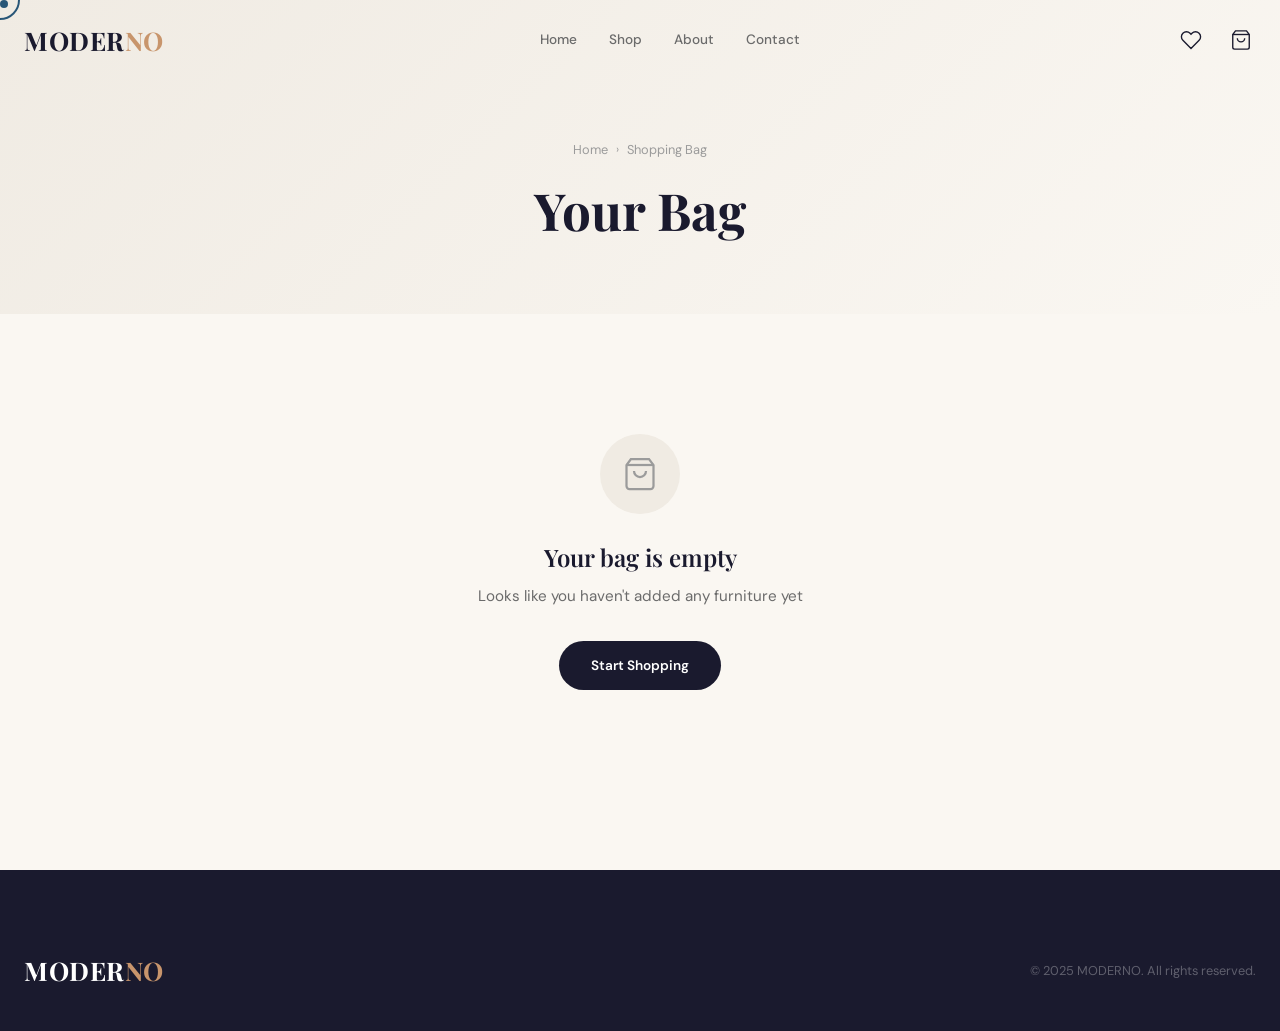
<file: cart.html>
<!DOCTYPE html>
<html lang="en">

<head>
  <meta charset="UTF-8">
  <meta name="viewport" content="width=device-width, initial-scale=1.0">
  <title>Cart — MODERNO</title>
  <link rel="stylesheet" href="style.css">
</head>

<body>
  <div class="custom-cursor-dot"></div>
  <div class="custom-cursor-ring"></div>
  <nav class="navbar">
    <div class="container">
      <a href="index.html" class="nav-logo">MODER<span>NO</span></a>
      <ul class="nav-links">
        <li><a href="index.html">Home</a></li>
        <li><a href="shop.html">Shop</a></li>
        <li><a href="about.html">About</a></li>
        <li><a href="contact.html">Contact</a></li>
      </ul>
      <div class="nav-actions">
        <button class="nav-action-btn" title="Wishlist" onclick="window.location.href='wishlist.html'"><svg
            viewBox="0 0 24 24" fill="none" stroke="currentColor" stroke-width="1.5">
            <path
              d="M20.84 4.61a5.5 5.5 0 0 0-7.78 0L12 5.67l-1.06-1.06a5.5 5.5 0 0 0-7.78 7.78l1.06 1.06L12 21.23l7.78-7.78 1.06-1.06a5.5 5.5 0 0 0 0-7.78z" />
          </svg><span class="nav-badge wishlist-badge">0</span></button>
        <button class="nav-action-btn" onclick="window.location.href='cart.html'" title="Cart"><svg viewBox="0 0 24 24"
            fill="none" stroke="currentColor" stroke-width="1.5">
            <path d="M6 2L3 6v14a2 2 0 0 0 2 2h14a2 2 0 0 0 2-2V6l-3-4z" />
            <line x1="3" y1="6" x2="21" y2="6" />
            <path d="M16 10a4 4 0 0 1-8 0" />
          </svg><span class="nav-badge">0</span></button>
        <button class="mobile-menu-btn" onclick="openMobileMenu()"><svg viewBox="0 0 24 24" fill="none"
            stroke="currentColor" stroke-width="1.5">
            <line x1="3" y1="6" x2="21" y2="6" />
            <line x1="3" y1="12" x2="21" y2="12" />
            <line x1="3" y1="18" x2="21" y2="18" />
          </svg></button>
      </div>
    </div>
  </nav>
  <div class="mobile-menu">
    <button class="mobile-close" onclick="closeMobileMenu()"><svg viewBox="0 0 24 24" fill="none" stroke="currentColor"
        stroke-width="2">
        <line x1="18" y1="6" x2="6" y2="18" />
        <line x1="6" y1="6" x2="18" y2="18" />
      </svg></button>
    <a href="index.html" onclick="closeMobileMenu()">Home</a><a href="shop.html" onclick="closeMobileMenu()">Shop</a><a
      href="about.html" onclick="closeMobileMenu()">About</a><a href="contact.html"
      onclick="closeMobileMenu()">Contact</a><a href="wishlist.html" onclick="closeMobileMenu()">Wishlist</a><a
      href="cart.html" onclick="closeMobileMenu()">Cart</a>
  </div>
  <div class="page-header">
    <div class="container">
      <div class="breadcrumb"><a href="index.html">Home</a> <span class="breadcrumb-sep">›</span> <span>Shopping
          Bag</span></div>
      <h1 class="page-header-title">Your Bag</h1>
    </div>
  </div>
  <section class="section" style="padding-top:40px">
    <div class="container">
      <div id="cartEmpty" class="empty-state" style="display:none">
        <div class="empty-state-icon"><svg width="36" height="36" viewBox="0 0 24 24" fill="none" stroke="currentColor"
            stroke-width="1.5">
            <path d="M6 2L3 6v14a2 2 0 0 0 2 2h14a2 2 0 0 0 2-2V6l-3-4z" />
            <line x1="3" y1="6" x2="21" y2="6" />
            <path d="M16 10a4 4 0 0 1-8 0" />
          </svg></div>
        <div class="empty-state-title">Your bag is empty</div>
        <div class="empty-state-desc">Looks like you haven't added any furniture yet</div>
        <a href="shop.html" class="btn btn-primary"><span>Start Shopping</span></a>
      </div>
      <div id="cartContent" class="cart-content-grid"
        style="display:none;grid-template-columns:1fr 380px;gap:40px;align-items:start">
        <div id="cartItems"></div>
        <div>
          <div class="cart-summary">
            <h3 style="font-family:'Playfair Display',serif;font-size:1.2rem;font-weight:700;margin-bottom:24px">Order
              Summary</h3>
            <div class="cart-summary-row"><span>Subtotal</span><span id="cartSubtotal">$0</span></div>
            <div class="cart-summary-row"><span>Shipping</span><span style="color:var(--accent2)">Free</span></div>
            <div class="cart-summary-row"><span>Tax (est.)</span><span id="cartTax">$0</span></div>
            <div class="cart-summary-total"><span>Total</span><span id="cartTotal">$0</span></div>
            <a href="checkout.html" class="btn btn-primary" style="width:100%;margin-top:24px"><span>Proceed to
                Checkout</span></a>
            <a href="shop.html" class="btn btn-outline" style="width:100%;margin-top:12px">Continue Shopping</a>
          </div>
          <div
            style="margin-top:24px;padding:24px;background:var(--card);border-radius:var(--radius);border:1px solid var(--border);transition:all var(--transition)"
            onmouseover="this.style.borderColor='var(--primary-light)'"
            onmouseout="this.style.borderColor='var(--border)'">
            <div style="display:flex;align-items:center;gap:10px;margin-bottom:12px"><svg width="20" height="20"
                viewBox="0 0 24 24" fill="none" stroke="var(--accent2)" stroke-width="1.5">
                <path d="M12 22s8-4 8-10V5l-8-3-8 3v7c0 6 8 10 8 10z" />
              </svg><span style="font-weight:600;font-size:0.85rem">Secure Checkout</span></div>
            <div style="display:flex;align-items:center;gap:10px;margin-bottom:12px"><svg width="20" height="20"
                viewBox="0 0 24 24" fill="none" stroke="var(--accent2)" stroke-width="1.5">
                <rect x="1" y="3" width="15" height="13" />
                <polygon points="16 8 20 8 23 11 23 16 16 16 16 8" />
                <circle cx="5.5" cy="18.5" r="2.5" />
                <circle cx="18.5" cy="18.5" r="2.5" />
              </svg><span style="font-weight:600;font-size:0.85rem">Free White-Glove Delivery</span></div>
            <div style="display:flex;align-items:center;gap:10px"><svg width="20" height="20" viewBox="0 0 24 24"
                fill="none" stroke="var(--accent2)" stroke-width="1.5">
                <polyline points="23 4 23 10 17 10" />
                <path d="M20.49 15a9 9 0 1 1-2.12-9.36L23 10" />
              </svg><span style="font-weight:600;font-size:0.85rem">30-Day Easy Returns</span></div>
          </div>
        </div>
      </div>
    </div>
  </section>
  <footer class="footer">
    <div class="container">
      <div class="footer-bottom" style="border:none;padding:0">
        <div class="nav-logo" style="color:white">MODER<span>NO</span></div>
        <div class="footer-copy">© 2025 MODERNO. All rights reserved.</div>
      </div>
    </div>
  </footer>
  <script src="script.js"></script>
  <script>
    window.renderCart = function () {
      var cart = getCart(); var emptyEl = document.getElementById('cartEmpty'); var contentEl = document.getElementById('cartContent'); var itemsEl = document.getElementById('cartItems');
      if (cart.length === 0) { emptyEl.style.display = 'block'; contentEl.style.display = 'none'; return; }
      emptyEl.style.display = 'none'; contentEl.style.display = 'grid';
      itemsEl.innerHTML = cart.map(function (item) {
        return '<div class="cart-item" style="margin-bottom:16px">' +
          '<img src="' + item.image + '" alt="' + item.name + '" class="cart-item-img">' +
          '<div><div class="cart-item-name">' + item.name + '</div><div class="cart-item-price">$' + item.price + '</div>' +
          '<div style="display:flex;align-items:center;gap:16px;margin-top:8px">' +
          '<div class="qty-control"><button class="qty-btn" onclick="updateCartQty(' + item.id + ',-1)">−</button><div class="qty-value">' + item.qty + '</div><button class="qty-btn" onclick="updateCartQty(' + item.id + ',1)">+</button></div>' +
          '<button class="cart-item-remove" onclick="removeFromCart(' + item.id + ')">Remove</button></div></div>' +
          '<div class="cart-item-total">$' + (item.price * item.qty) + '</div></div>';
      }).join('');
      var subtotal = getCartTotal(); var tax = Math.round(subtotal * 0.08);
      document.getElementById('cartSubtotal').textContent = '$' + subtotal;
      document.getElementById('cartTax').textContent = '$' + tax;
      document.getElementById('cartTotal').textContent = '$' + (subtotal + tax);
      setTimeout(initCursor, 100);
    };
    document.addEventListener('DOMContentLoaded', function () { window.renderCart(); });
  </script>
</body>

</html>
</file>
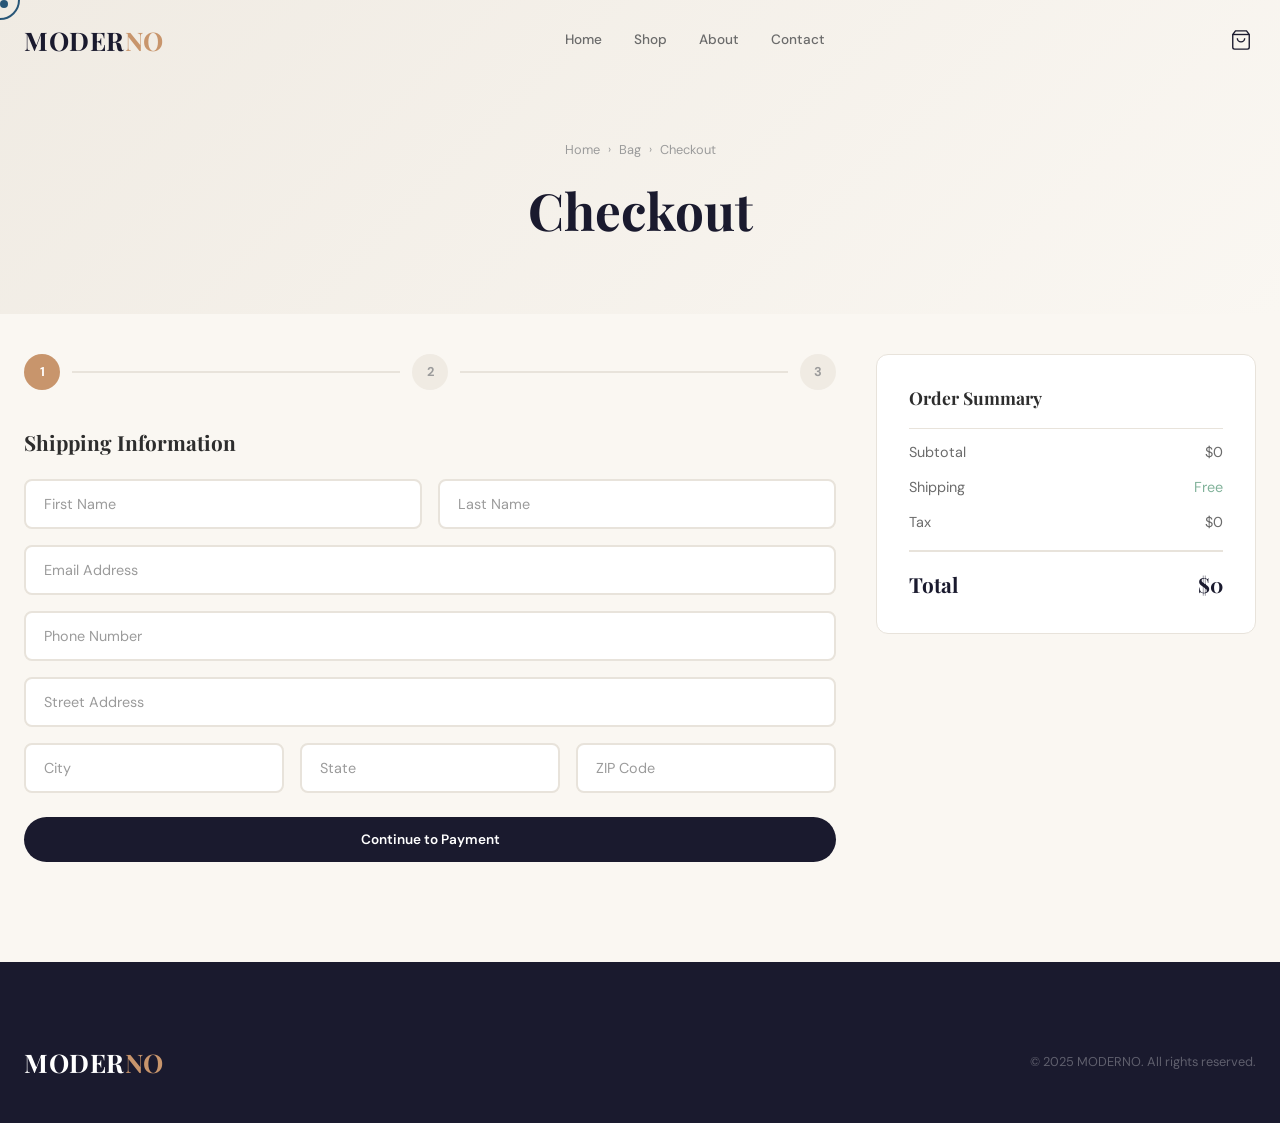
<file: checkout.html>
<!DOCTYPE html>
<html lang="en">

<head>
  <meta charset="UTF-8">
  <meta name="viewport" content="width=device-width, initial-scale=1.0">
  <title>Checkout — MODERNO</title>
  <link rel="stylesheet" href="style.css">
</head>

<body>
  <div class="custom-cursor-dot"></div>
  <div class="custom-cursor-ring"></div>
  <nav class="navbar">
    <div class="container">
      <a href="index.html" class="nav-logo">MODER<span>NO</span></a>
      <ul class="nav-links">
        <li><a href="index.html">Home</a></li>
        <li><a href="shop.html">Shop</a></li>
        <li><a href="about.html">About</a></li>
        <li><a href="contact.html">Contact</a></li>
      </ul>
      <div class="nav-actions">
        <button class="nav-action-btn" onclick="window.location.href='cart.html'" title="Cart"><svg viewBox="0 0 24 24"
            fill="none" stroke="currentColor" stroke-width="1.5">
            <path d="M6 2L3 6v14a2 2 0 0 0 2 2h14a2 2 0 0 0 2-2V6l-3-4z" />
            <line x1="3" y1="6" x2="21" y2="6" />
            <path d="M16 10a4 4 0 0 1-8 0" />
          </svg><span class="nav-badge">0</span></button>
        <button class="mobile-menu-btn" onclick="openMobileMenu()"><svg viewBox="0 0 24 24" fill="none"
            stroke="currentColor" stroke-width="1.5">
            <line x1="3" y1="6" x2="21" y2="6" />
            <line x1="3" y1="12" x2="21" y2="12" />
            <line x1="3" y1="18" x2="21" y2="18" />
          </svg></button>
      </div>
    </div>
  </nav>
  <div class="mobile-menu">
    <button class="mobile-close" onclick="closeMobileMenu()"><svg viewBox="0 0 24 24" fill="none" stroke="currentColor"
        stroke-width="2">
        <line x1="18" y1="6" x2="6" y2="18" />
        <line x1="6" y1="6" x2="18" y2="18" />
      </svg></button>
    <a href="index.html" onclick="closeMobileMenu()">Home</a><a href="shop.html" onclick="closeMobileMenu()">Shop</a><a
      href="about.html" onclick="closeMobileMenu()">About</a><a href="contact.html"
      onclick="closeMobileMenu()">Contact</a>
  </div>
  <div class="page-header">
    <div class="container">
      <div class="breadcrumb"><a href="index.html">Home</a> <span class="breadcrumb-sep">›</span> <a
          href="cart.html">Bag</a> <span class="breadcrumb-sep">›</span> <span>Checkout</span></div>
      <h1 class="page-header-title">Checkout</h1>
    </div>
  </div>
  <section class="section" style="padding-top:40px">
    <div class="container">
      <div class="cart-content-grid" style="display:grid;grid-template-columns:1fr 380px;gap:40px;align-items:start">
        <div>
          <div class="step-indicators">
            <div class="step-dot active" id="stepDot1">1</div>
            <div class="step-line" id="stepLine1"></div>
            <div class="step-dot" id="stepDot2">2</div>
            <div class="step-line" id="stepLine2"></div>
            <div class="step-dot" id="stepDot3">3</div>
          </div>
          <div class="checkout-step active" id="step1">
            <h3 style="font-family:'Playfair Display',serif;font-size:1.3rem;font-weight:700;margin-bottom:24px">
              Shipping Information</h3>
            <div style="display:grid;grid-template-columns:1fr 1fr;gap:16px;margin-bottom:16px"><input
                class="input-field" placeholder="First Name"><input class="input-field" placeholder="Last Name"></div>
            <input class="input-field" placeholder="Email Address" style="margin-bottom:16px">
            <input class="input-field" placeholder="Phone Number" style="margin-bottom:16px">
            <input class="input-field" placeholder="Street Address" style="margin-bottom:16px">
            <div style="display:grid;grid-template-columns:1fr 1fr 1fr;gap:16px;margin-bottom:24px"><input
                class="input-field" placeholder="City"><input class="input-field" placeholder="State"><input
                class="input-field" placeholder="ZIP Code"></div>
            <button class="btn btn-primary" style="width:100%" onclick="goToStep(2)"><span>Continue to
                Payment</span></button>
          </div>
          <div class="checkout-step" id="step2">
            <h3 style="font-family:'Playfair Display',serif;font-size:1.3rem;font-weight:700;margin-bottom:24px">Payment
              Method</h3>
            <input class="input-field" placeholder="Card Number" style="margin-bottom:16px">
            <div style="display:grid;grid-template-columns:1fr 1fr;gap:16px;margin-bottom:16px"><input
                class="input-field" placeholder="MM / YY"><input class="input-field" placeholder="CVC"></div>
            <input class="input-field" placeholder="Name on Card" style="margin-bottom:24px">
            <div style="display:flex;gap:12px">
              <button class="btn btn-outline" style="flex:1" onclick="goToStep(1)">Back</button>
              <button class="btn btn-primary" style="flex:2" onclick="goToStep(3)"><span>Place Order</span></button>
            </div>
          </div>
          <div class="checkout-step" id="step3">
            <div style="text-align:center;padding:60px 20px">
              <div
                style="width:80px;height:80px;border-radius:50%;background:rgba(129,178,154,0.15);display:flex;align-items:center;justify-content:center;margin:0 auto 24px;animation:bounceIn 0.6s ease">
                <svg width="40" height="40" viewBox="0 0 24 24" fill="none" stroke="var(--accent2)" stroke-width="2">
                  <polyline points="20 6 9 17 4 12" />
                </svg></div>
              <h2 style="font-family:'Playfair Display',serif;font-size:2rem;font-weight:700;margin-bottom:12px">Order
                Confirmed!</h2>
              <p style="color:var(--text-light);margin-bottom:8px">Thank you for your purchase.</p>
              <p style="color:var(--muted);font-size:0.9rem;margin-bottom:32px">Order #MRN-2025-4827</p>
              <div style="display:flex;gap:12px;justify-content:center"><a href="index.html"
                  class="btn btn-primary"><span>Back to Home</span></a><a href="shop.html"
                  class="btn btn-outline">Continue Shopping</a></div>
            </div>
          </div>
        </div>
        <div>
          <div class="cart-summary">
            <h3 style="font-family:'Playfair Display',serif;font-size:1.1rem;font-weight:700;margin-bottom:20px">Order
              Summary</h3>
            <div id="checkoutItems"></div>
            <div style="border-top:1px solid var(--border);padding-top:12px;margin-top:12px">
              <div class="cart-summary-row"><span>Subtotal</span><span id="coSubtotal">$0</span></div>
              <div class="cart-summary-row"><span>Shipping</span><span style="color:var(--accent2)">Free</span></div>
              <div class="cart-summary-row"><span>Tax</span><span id="coTax">$0</span></div>
              <div class="cart-summary-total"><span>Total</span><span id="coTotal">$0</span></div>
            </div>
          </div>
        </div>
      </div>
    </div>
  </section>
  <footer class="footer">
    <div class="container">
      <div class="footer-bottom" style="border:none;padding:0">
        <div class="nav-logo" style="color:white">MODER<span>NO</span></div>
        <div class="footer-copy">© 2025 MODERNO. All rights reserved.</div>
      </div>
    </div>
  </footer>
  <script src="script.js"></script>
  <script>
    function goToStep(n) {
      document.querySelectorAll('.checkout-step').forEach(function (s) { s.classList.remove('active'); });
      document.getElementById('step' + n).classList.add('active');
      for (var i = 1; i <= 3; i++) { var dot = document.getElementById('stepDot' + i); dot.classList.remove('active', 'completed'); if (i < n) { dot.classList.add('completed'); var line = document.getElementById('stepLine' + i); if (line) line.classList.add('done'); } if (i === n) dot.classList.add('active'); }
      if (n === 3) { localStorage.removeItem('moderno_cart'); updateCartBadge(); }
      setTimeout(initCursor, 100);
    }
    function renderCheckout() {
      var cart = getCart(); var itemsEl = document.getElementById('checkoutItems');
      itemsEl.innerHTML = cart.map(function (item) { return '<div style="display:flex;gap:12px;margin-bottom:16px;align-items:center;animation:slideInRight 0.3s ease"><img src="' + item.image + '" alt="' + item.name + '" style="width:56px;height:64px;object-fit:cover;border-radius:6px;transition:transform 0.3s" onmouseover="this.style.transform=\'scale(1.1)\'" onmouseout="this.style.transform=\'scale(1)\'"><div style="flex:1"><div style="font-size:0.85rem;font-weight:600">' + item.name + '</div><div style="font-size:0.75rem;color:var(--muted)">Qty: ' + item.qty + '</div></div><div style="font-size:0.85rem;font-weight:700">$' + (item.price * item.qty) + '</div></div>'; }).join('');
      var subtotal = getCartTotal(); var tax = Math.round(subtotal * 0.08);
      document.getElementById('coSubtotal').textContent = '$' + subtotal;
      document.getElementById('coTax').textContent = '$' + tax;
      document.getElementById('coTotal').textContent = '$' + (subtotal + tax);
    }
    document.addEventListener('DOMContentLoaded', function () { renderCheckout(); setTimeout(initCursor, 100); });
  </script>
</body>

</html>
</file>
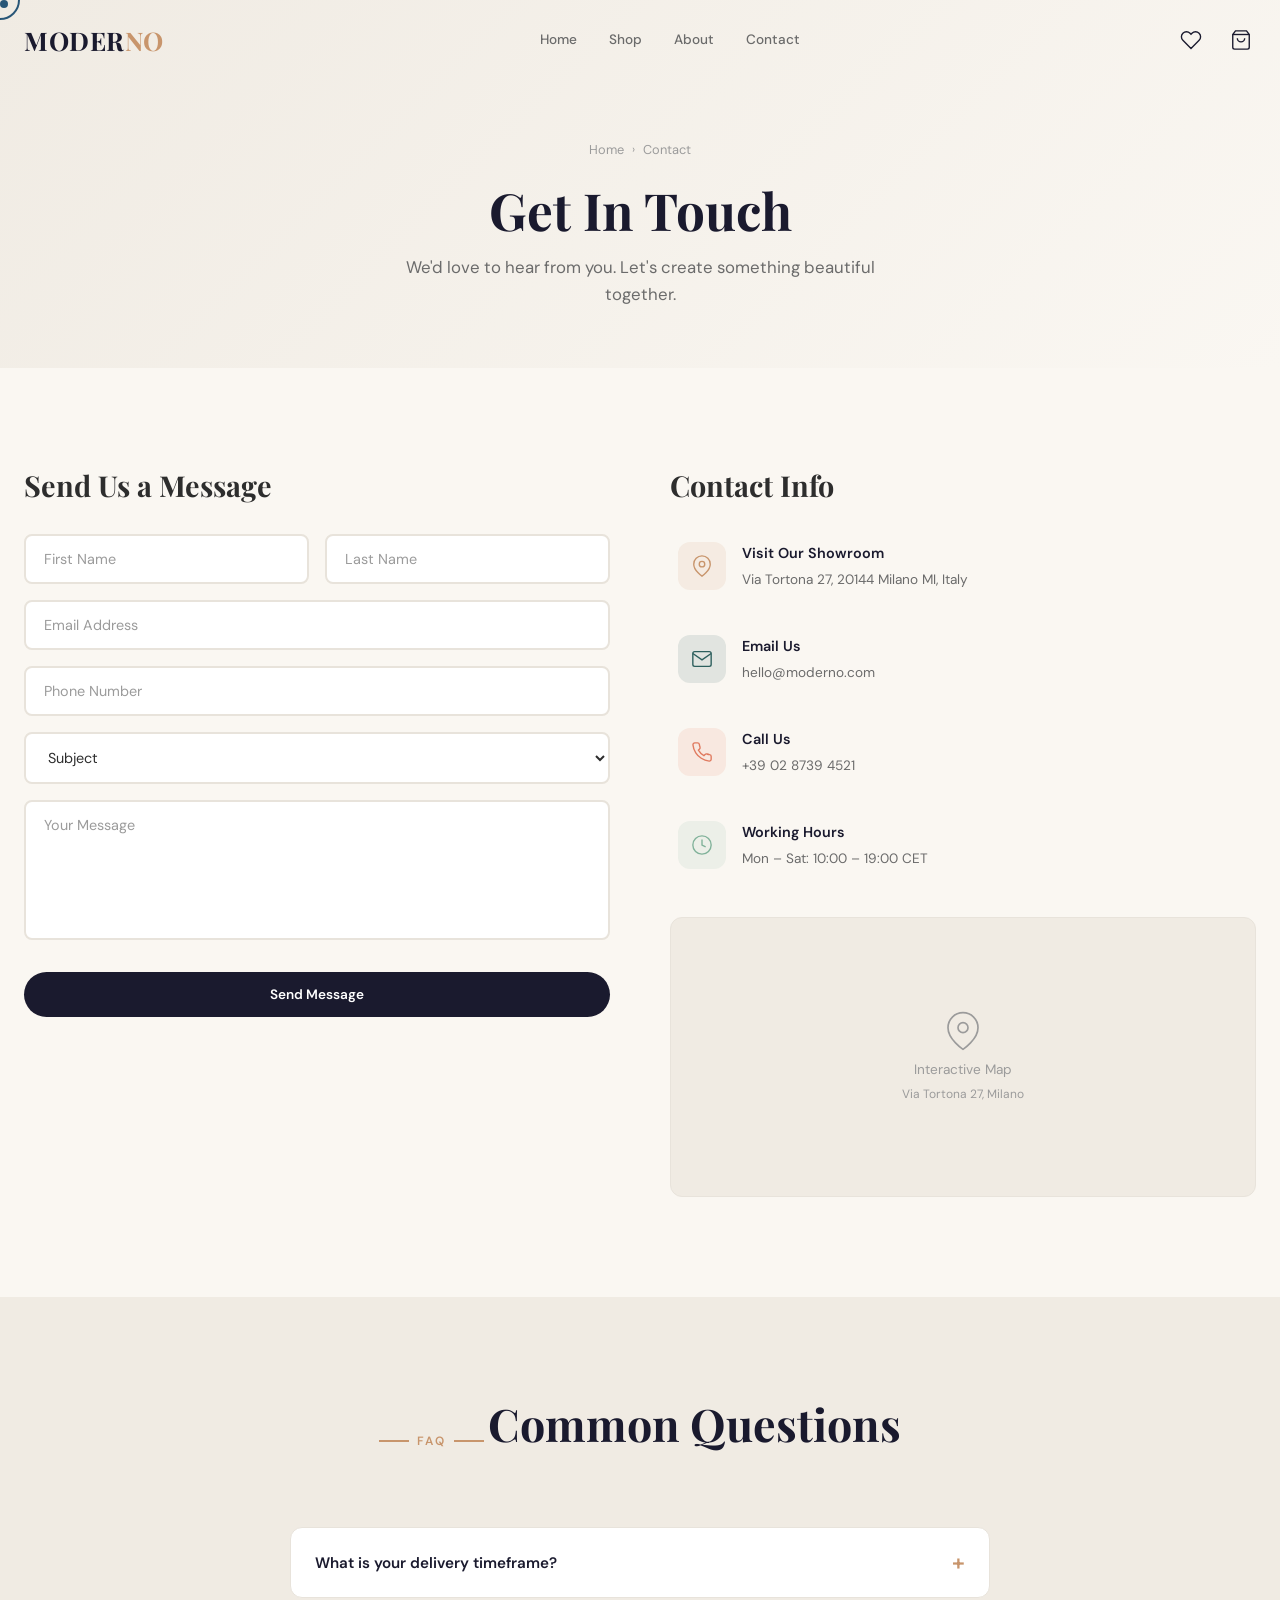
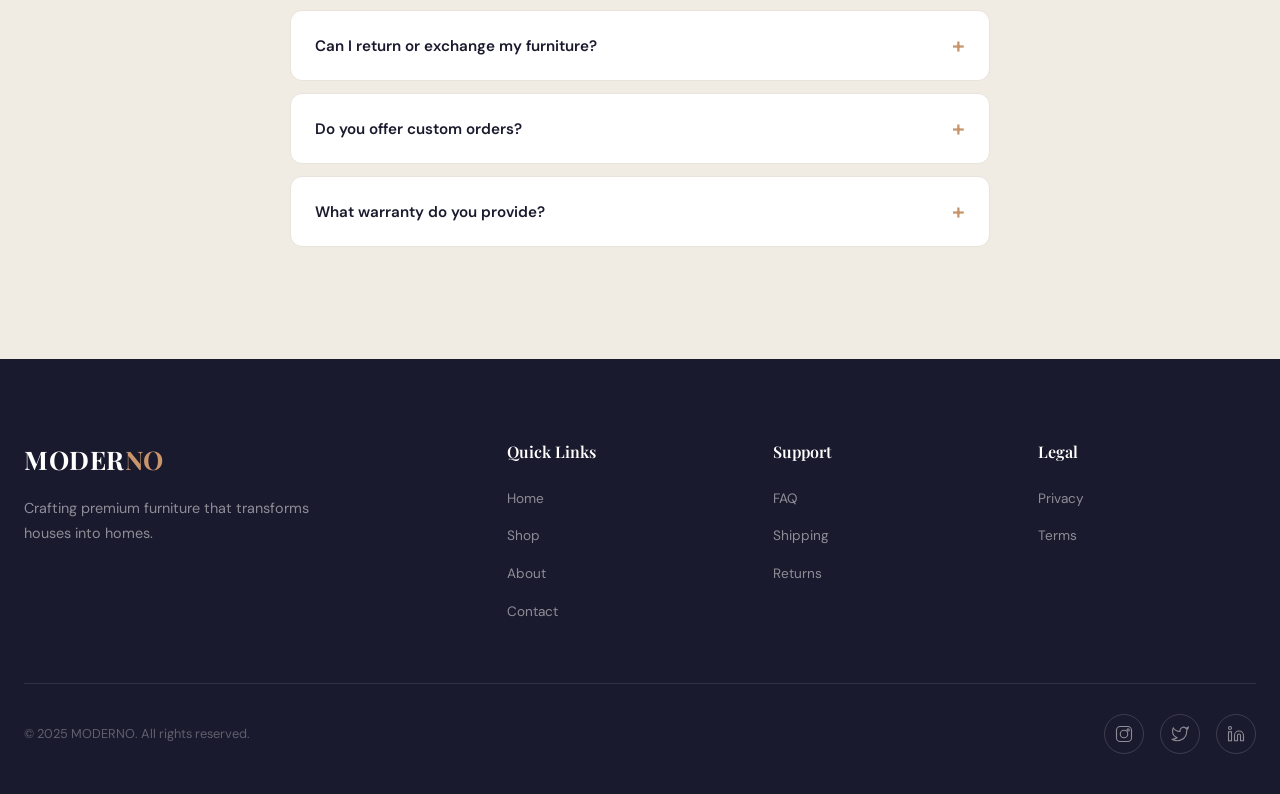
<file: contact.html>
<!DOCTYPE html>
<html lang="en">

<head>
    <meta charset="UTF-8">
    <meta name="viewport" content="width=device-width, initial-scale=1.0">
    <title>Contact — MODERNO</title>
    <link rel="stylesheet" href="style.css">
</head>

<body>
    <div class="custom-cursor-dot"></div>
    <div class="custom-cursor-ring"></div>
    <nav class="navbar">
        <div class="container">
            <a href="index.html" class="nav-logo">MODER<span>NO</span></a>
            <ul class="nav-links">
                <li><a href="index.html">Home</a></li>
                <li><a href="shop.html">Shop</a></li>
                <li><a href="about.html">About</a></li>
                <li><a href="contact.html">Contact</a></li>
            </ul>
            <div class="nav-actions">
                <button class="nav-action-btn" title="Wishlist" onclick="window.location.href='wishlist.html'"><svg
                        viewBox="0 0 24 24" fill="none" stroke="currentColor" stroke-width="1.5">
                        <path
                            d="M20.84 4.61a5.5 5.5 0 0 0-7.78 0L12 5.67l-1.06-1.06a5.5 5.5 0 0 0-7.78 7.78l1.06 1.06L12 21.23l7.78-7.78 1.06-1.06a5.5 5.5 0 0 0 0-7.78z" />
                    </svg><span class="nav-badge wishlist-badge">0</span></button>
                <button class="nav-action-btn" onclick="window.location.href='cart.html'" title="Cart"><svg
                        viewBox="0 0 24 24" fill="none" stroke="currentColor" stroke-width="1.5">
                        <path d="M6 2L3 6v14a2 2 0 0 0 2 2h14a2 2 0 0 0 2-2V6l-3-4z" />
                        <line x1="3" y1="6" x2="21" y2="6" />
                        <path d="M16 10a4 4 0 0 1-8 0" />
                    </svg><span class="nav-badge">0</span></button>
                <button class="mobile-menu-btn" onclick="openMobileMenu()"><svg viewBox="0 0 24 24" fill="none"
                        stroke="currentColor" stroke-width="1.5">
                        <line x1="3" y1="6" x2="21" y2="6" />
                        <line x1="3" y1="12" x2="21" y2="12" />
                        <line x1="3" y1="18" x2="21" y2="18" />
                    </svg></button>
            </div>
        </div>
    </nav>
    <div class="mobile-menu">
        <button class="mobile-close" onclick="closeMobileMenu()"><svg viewBox="0 0 24 24" fill="none"
                stroke="currentColor" stroke-width="2">
                <line x1="18" y1="6" x2="6" y2="18" />
                <line x1="6" y1="6" x2="18" y2="18" />
            </svg></button>
        <a href="index.html" onclick="closeMobileMenu()">Home</a><a href="shop.html"
            onclick="closeMobileMenu()">Shop</a><a href="about.html" onclick="closeMobileMenu()">About</a><a
            href="contact.html" onclick="closeMobileMenu()">Contact</a><a href="wishlist.html"
            onclick="closeMobileMenu()">Wishlist</a><a href="cart.html" onclick="closeMobileMenu()">Cart</a>
    </div>
    <div class="page-header">
        <div class="container">
            <div class="breadcrumb"><a href="index.html">Home</a> <span class="breadcrumb-sep">›</span>
                <span>Contact</span></div>
            <h1 class="page-header-title">Get In Touch</h1>
            <p class="page-header-desc">We'd love to hear from you. Let's create something beautiful together.</p>
        </div>
    </div>

    <section class="section">
        <div class="container">
            <div style="display:grid;grid-template-columns:1fr 1fr;gap:60px">
                <div class="anim-left">
                    <h2
                        style="font-family:'Playfair Display',serif;font-size:1.8rem;font-weight:700;margin-bottom:32px">
                        Send Us a Message</h2>
                    <form
                        onsubmit="event.preventDefault();showToast('Message sent! We will get back to you soon.');this.reset();">
                        <div style="display:grid;grid-template-columns:1fr 1fr;gap:16px;margin-bottom:16px"><input
                                class="input-field" placeholder="First Name" required><input class="input-field"
                                placeholder="Last Name" required></div>
                        <input class="input-field" placeholder="Email Address" type="email" required
                            style="margin-bottom:16px">
                        <input class="input-field" placeholder="Phone Number" style="margin-bottom:16px">
                        <select class="input-field" style="margin-bottom:16px">
                            <option value="" disabled selected>Subject</option>
                            <option>General Inquiry</option>
                            <option>Order Support</option>
                            <option>Design Consultation</option>
                            <option>Custom Orders</option>
                            <option>Returns and Warranty</option>
                        </select>
                        <textarea class="input-field" placeholder="Your Message" required
                            style="margin-bottom:24px"></textarea>
                        <button type="submit" class="btn btn-primary" style="width:100%"><span>Send
                                Message</span></button>
                    </form>
                </div>
                <div class="anim-right">
                    <h2
                        style="font-family:'Playfair Display',serif;font-size:1.8rem;font-weight:700;margin-bottom:32px">
                        Contact Info</h2>
                    <div style="display:flex;flex-direction:column;gap:28px;margin-bottom:40px">
                        <div class="contact-info-item">
                            <div class="contact-info-icon" style="background:rgba(200,149,108,0.12)"><svg width="22"
                                    height="22" viewBox="0 0 24 24" fill="none" stroke="var(--primary)"
                                    stroke-width="1.5">
                                    <path d="M21 10c0 7-9 13-9 13s-9-6-9-13a9 9 0 0 1 18 0z" />
                                    <circle cx="12" cy="10" r="3" />
                                </svg></div>
                            <div>
                                <div class="contact-info-label">Visit Our Showroom</div>
                                <div class="contact-info-value">Via Tortona 27, 20144 Milano MI, Italy</div>
                            </div>
                        </div>
                        <div class="contact-info-item">
                            <div class="contact-info-icon" style="background:rgba(45,95,93,0.12)"><svg width="22"
                                    height="22" viewBox="0 0 24 24" fill="none" stroke="var(--secondary)"
                                    stroke-width="1.5">
                                    <path
                                        d="M4 4h16c1.1 0 2 .9 2 2v12c0 1.1-.9 2-2 2H4c-1.1 0-2-.9-2-2V6c0-1.1.9-2 2-2z" />
                                    <polyline points="22,6 12,13 2,6" />
                                </svg></div>
                            <div>
                                <div class="contact-info-label">Email Us</div>
                                <div class="contact-info-value">hello@moderno.com</div>
                            </div>
                        </div>
                        <div class="contact-info-item">
                            <div class="contact-info-icon" style="background:rgba(224,122,95,0.12)"><svg width="22"
                                    height="22" viewBox="0 0 24 24" fill="none" stroke="var(--accent)"
                                    stroke-width="1.5">
                                    <path
                                        d="M22 16.92v3a2 2 0 0 1-2.18 2 19.79 19.79 0 0 1-8.63-3.07 19.5 19.5 0 0 1-6-6 19.79 19.79 0 0 1-3.07-8.67A2 2 0 0 1 4.11 2h3a2 2 0 0 1 2 1.72c.127.96.361 1.903.7 2.81a2 2 0 0 1-.45 2.11L8.09 9.91a16 16 0 0 0 6 6l1.27-1.27a2 2 0 0 1 2.11-.45c.907.339 1.85.573 2.81.7A2 2 0 0 1 22 16.92z" />
                                </svg></div>
                            <div>
                                <div class="contact-info-label">Call Us</div>
                                <div class="contact-info-value">+39 02 8739 4521</div>
                            </div>
                        </div>
                        <div class="contact-info-item">
                            <div class="contact-info-icon" style="background:rgba(129,178,154,0.12)"><svg width="22"
                                    height="22" viewBox="0 0 24 24" fill="none" stroke="var(--accent2)"
                                    stroke-width="1.5">
                                    <circle cx="12" cy="12" r="10" />
                                    <path d="M12 6v6l4 2" />
                                </svg></div>
                            <div>
                                <div class="contact-info-label">Working Hours</div>
                                <div class="contact-info-value">Mon – Sat: 10:00 – 19:00 CET</div>
                            </div>
                        </div>
                    </div>
                    <div class="hover-map-glow"
                        style="background:var(--bg-alt);border:1px solid var(--border);border-radius:var(--radius);overflow:hidden;height:280px;display:flex;align-items:center;justify-content:center">
                        <div style="text-align:center;color:var(--muted)">
                            <svg width="40" height="40" viewBox="0 0 24 24" fill="none" stroke="currentColor"
                                stroke-width="1" style="margin:0 auto 8px;display:block">
                                <path d="M21 10c0 7-9 13-9 13s-9-6-9-13a9 9 0 0 1 18 0z" />
                                <circle cx="12" cy="10" r="3" />
                            </svg>
                            <div style="font-size:0.85rem">Interactive Map</div>
                            <div style="font-size:0.75rem;margin-top:4px">Via Tortona 27, Milano</div>
                        </div>
                    </div>
                </div>
            </div>
        </div>
    </section>

    <section class="section" style="background:var(--bg-alt)">
        <div class="container">
            <div style="text-align:center;margin-bottom:60px" class="anim-up">
                <div class="section-tag">
                    <div class="section-tag-line"></div> FAQ <div class="section-tag-line"></div>
                </div>
                <h2 class="section-title">Common Questions</h2>
            </div>
            <div style="max-width:700px;margin:0 auto">
                <div class="faq-item anim-up delay-1">
                    <button onclick="this.parentElement.classList.toggle('open')"
                        style="width:100%;display:flex;align-items:center;justify-content:space-between;padding:20px 24px;background:none;border:none;cursor:none;font-family:'DM Sans',sans-serif;font-size:0.95rem;font-weight:600;color:var(--dark);text-align:left">
                        What is your delivery timeframe?
                        <span class="faq-toggle" style="font-size:1.4rem;color:var(--primary)">+</span>
                    </button>
                    <div class="faq-answer">
                        <div style="padding:0 24px 20px;color:var(--text-light);font-size:0.9rem;line-height:1.7">
                            Standard delivery takes 5-7 business days. White-glove delivery with in-home setup takes
                            7-10 business days. You will receive tracking information via email once your order ships.
                        </div>
                    </div>
                </div>
                <div class="faq-item anim-up delay-2">
                    <button onclick="this.parentElement.classList.toggle('open')"
                        style="width:100%;display:flex;align-items:center;justify-content:space-between;padding:20px 24px;background:none;border:none;cursor:none;font-family:'DM Sans',sans-serif;font-size:0.95rem;font-weight:600;color:var(--dark);text-align:left">
                        Can I return or exchange my furniture?
                        <span class="faq-toggle" style="font-size:1.4rem;color:var(--primary)">+</span>
                    </button>
                    <div class="faq-answer">
                        <div style="padding:0 24px 20px;color:var(--text-light);font-size:0.9rem;line-height:1.7">
                            Absolutely. We offer a 30-day hassle-free return policy. If you are not completely
                            satisfied, we will arrange pickup and process your full refund. No restocking fees.</div>
                    </div>
                </div>
                <div class="faq-item anim-up delay-3">
                    <button onclick="this.parentElement.classList.toggle('open')"
                        style="width:100%;display:flex;align-items:center;justify-content:space-between;padding:20px 24px;background:none;border:none;cursor:none;font-family:'DM Sans',sans-serif;font-size:0.95rem;font-weight:600;color:var(--dark);text-align:left">
                        Do you offer custom orders?
                        <span class="faq-toggle" style="font-size:1.4rem;color:var(--primary)">+</span>
                    </button>
                    <div class="faq-answer">
                        <div style="padding:0 24px 20px;color:var(--text-light);font-size:0.9rem;line-height:1.7">Yes!
                            Many of our pieces can be customized in terms of fabric, finish, and dimensions. Contact our
                            design team for a consultation and we will bring your vision to life.</div>
                    </div>
                </div>
                <div class="faq-item anim-up delay-4">
                    <button onclick="this.parentElement.classList.toggle('open')"
                        style="width:100%;display:flex;align-items:center;justify-content:space-between;padding:20px 24px;background:none;border:none;cursor:none;font-family:'DM Sans',sans-serif;font-size:0.95rem;font-weight:600;color:var(--dark);text-align:left">
                        What warranty do you provide?
                        <span class="faq-toggle" style="font-size:1.4rem;color:var(--primary)">+</span>
                    </button>
                    <div class="faq-answer">
                        <div style="padding:0 24px 20px;color:var(--text-light);font-size:0.9rem;line-height:1.7">All
                            MODERNO furniture comes with a 5-year warranty covering manufacturing defects and structural
                            issues. Our frames carry a lifetime warranty.</div>
                    </div>
                </div>
            </div>
        </div>
    </section>

    <footer class="footer">
        <div class="container">
            <div class="footer-grid">
                <div>
                    <div class="nav-logo" style="color:white">MODER<span>NO</span></div>
                    <p class="footer-brand-desc">Crafting premium furniture that transforms houses into homes.</p>
                </div>
                <div>
                    <div class="footer-title">Quick Links</div>
                    <ul class="footer-links">
                        <li><a href="index.html">Home</a></li>
                        <li><a href="shop.html">Shop</a></li>
                        <li><a href="about.html">About</a></li>
                        <li><a href="contact.html">Contact</a></li>
                    </ul>
                </div>
                <div>
                    <div class="footer-title">Support</div>
                    <ul class="footer-links">
                        <li><a href="#">FAQ</a></li>
                        <li><a href="#">Shipping</a></li>
                        <li><a href="#">Returns</a></li>
                    </ul>
                </div>
                <div>
                    <div class="footer-title">Legal</div>
                    <ul class="footer-links">
                        <li><a href="#">Privacy</a></li>
                        <li><a href="#">Terms</a></li>
                    </ul>
                </div>
            </div>
            <div class="footer-bottom">
                <div class="footer-copy">© 2025 MODERNO. All rights reserved.</div>
                <div class="footer-socials">
                    <button class="footer-social"><svg viewBox="0 0 24 24" fill="none" stroke="currentColor"
                            stroke-width="1.5">
                            <rect x="2" y="2" width="20" height="20" rx="5" />
                            <circle cx="12" cy="12" r="5" />
                            <circle cx="17.5" cy="6.5" r="1.5" />
                        </svg></button>
                    <button class="footer-social"><svg viewBox="0 0 24 24" fill="none" stroke="currentColor"
                            stroke-width="1.5">
                            <path
                                d="M23 3a10.9 10.9 0 0 1-3.14 1.53 4.48 4.48 0 0 0-7.86 3v1A10.66 10.66 0 0 1 3 4s-4 9 5 13a11.64 11.64 0 0 1-7 2c9 5 20 0 20-11.5a4.5 4.5 0 0 0-.08-.83A7.72 7.72 0 0 0 23 3z" />
                        </svg></button>
                    <button class="footer-social"><svg viewBox="0 0 24 24" fill="none" stroke="currentColor"
                            stroke-width="1.5">
                            <path d="M16 8a6 6 0 0 1 6 6v7h-4v-7a2 2 0 0 0-2-2 2 2 0 0 0-2 2v7h-4v-7a6 6 0 0 1 6-6z" />
                            <rect x="2" y="9" width="4" height="12" />
                            <circle cx="4" cy="4" r="2" />
                        </svg></button>
                </div>
            </div>
        </div>
    </footer>
    <script src="script.js"></script>
</body>

</html>
</file>
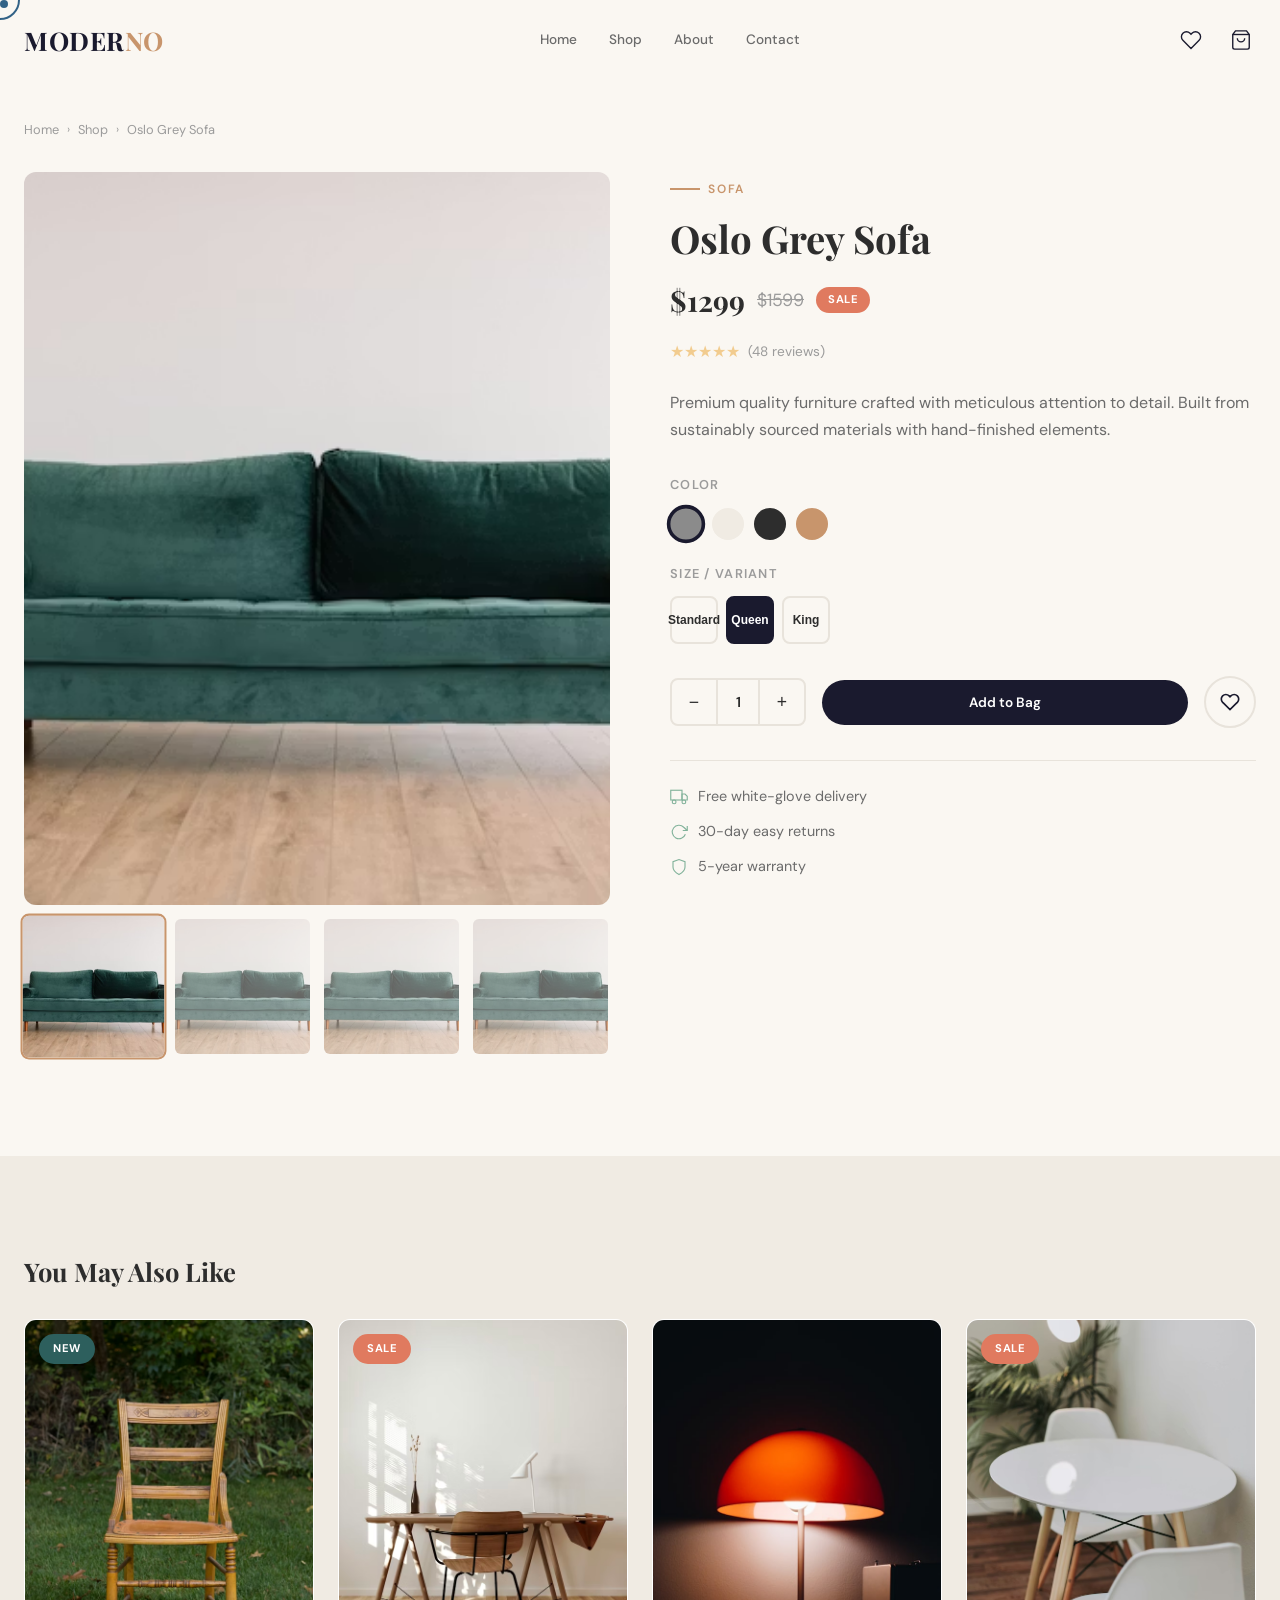
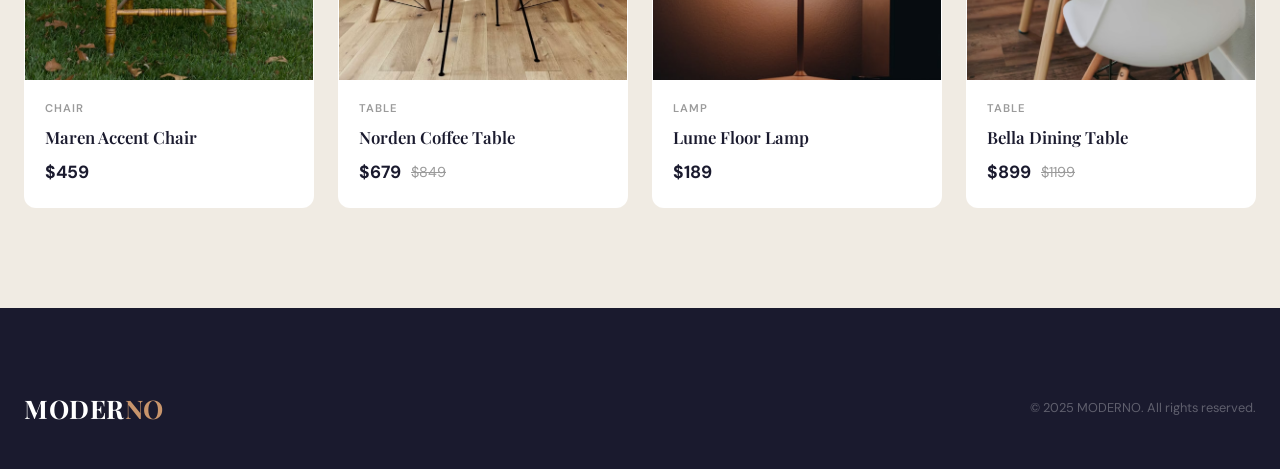
<file: product.html>
<!DOCTYPE html>
<html lang="en">

<head>
  <meta charset="UTF-8">
  <meta name="viewport" content="width=device-width, initial-scale=1.0">
  <title>Product — MODERNO</title>
  <link rel="stylesheet" href="style.css">
</head>

<body>
  <div class="custom-cursor-dot"></div>
  <div class="custom-cursor-ring"></div>
  <nav class="navbar">
    <div class="container">
      <a href="index.html" class="nav-logo">MODER<span>NO</span></a>
      <ul class="nav-links">
        <li><a href="index.html">Home</a></li>
        <li><a href="shop.html">Shop</a></li>
        <li><a href="about.html">About</a></li>
        <li><a href="contact.html">Contact</a></li>
      </ul>
      <div class="nav-actions">
        <button class="nav-action-btn" title="Wishlist" onclick="window.location.href='wishlist.html'"><svg
            viewBox="0 0 24 24" fill="none" stroke="currentColor" stroke-width="1.5">
            <path
              d="M20.84 4.61a5.5 5.5 0 0 0-7.78 0L12 5.67l-1.06-1.06a5.5 5.5 0 0 0-7.78 7.78l1.06 1.06L12 21.23l7.78-7.78 1.06-1.06a5.5 5.5 0 0 0 0-7.78z" />
          </svg><span class="nav-badge wishlist-badge">0</span></button>
        <button class="nav-action-btn" onclick="window.location.href='cart.html'" title="Cart"><svg viewBox="0 0 24 24"
            fill="none" stroke="currentColor" stroke-width="1.5">
            <path d="M6 2L3 6v14a2 2 0 0 0 2 2h14a2 2 0 0 0 2-2V6l-3-4z" />
            <line x1="3" y1="6" x2="21" y2="6" />
            <path d="M16 10a4 4 0 0 1-8 0" />
          </svg><span class="nav-badge">0</span></button>
        <button class="mobile-menu-btn" onclick="openMobileMenu()"><svg viewBox="0 0 24 24" fill="none"
            stroke="currentColor" stroke-width="1.5">
            <line x1="3" y1="6" x2="21" y2="6" />
            <line x1="3" y1="12" x2="21" y2="12" />
            <line x1="3" y1="18" x2="21" y2="18" />
          </svg></button>
      </div>
    </div>
  </nav>
  <div class="mobile-menu">
    <button class="mobile-close" onclick="closeMobileMenu()"><svg viewBox="0 0 24 24" fill="none" stroke="currentColor"
        stroke-width="2">
        <line x1="18" y1="6" x2="6" y2="18" />
        <line x1="6" y1="6" x2="18" y2="18" />
      </svg></button>
    <a href="index.html" onclick="closeMobileMenu()">Home</a><a href="shop.html" onclick="closeMobileMenu()">Shop</a><a
      href="about.html" onclick="closeMobileMenu()">About</a><a href="contact.html"
      onclick="closeMobileMenu()">Contact</a><a href="wishlist.html" onclick="closeMobileMenu()">Wishlist</a><a
      href="cart.html" onclick="closeMobileMenu()">Cart</a>
  </div>
  <section style="padding-top:120px" class="section">
    <div class="container">
      <div class="breadcrumb" style="justify-content:flex-start;margin-bottom:32px"><a href="index.html">Home</a> <span
          class="breadcrumb-sep">›</span> <a href="shop.html">Shop</a> <span class="breadcrumb-sep">›</span> <span
          id="breadName">Product</span></div>
      <div class="product-detail-grid" style="display:grid;grid-template-columns:1fr 1fr;gap:60px">
        <div class="anim-left">
          <img id="mainImg" src="" alt="" class="product-gallery-main">
          <div class="product-gallery-thumbs" id="thumbs"></div>
        </div>
        <div class="anim-right">
          <div class="section-tag">
            <div class="section-tag-line"></div> <span id="prodCat">Category</span>
          </div>
          <h1 style="font-size:clamp(1.6rem,3vw,2.4rem);font-weight:700;margin-bottom:16px" id="prodName">Product Name
          </h1>
          <div style="display:flex;align-items:center;gap:12px;margin-bottom:16px">
            <span style="font-family:'Playfair Display',serif;font-size:1.8rem;font-weight:700" id="prodPrice">$0</span>
            <span style="font-size:1.1rem;color:var(--muted);text-decoration:line-through" id="prodOldPrice"></span>
            <span id="prodBadge"
              style="display:none;background:var(--accent);color:white;font-size:0.7rem;font-weight:700;padding:4px 12px;border-radius:50px;text-transform:uppercase;letter-spacing:0.05em"></span>
          </div>
          <div style="display:flex;align-items:center;gap:8px;margin-bottom:24px;color:var(--accent3)">★★★★★ <span
              style="color:var(--muted);font-size:0.85rem">(48 reviews)</span></div>
          <p style="color:var(--text-light);line-height:1.7;margin-bottom:32px">Premium quality furniture crafted with
            meticulous attention to detail. Built from sustainably sourced materials with hand-finished elements.</p>
          <div style="margin-bottom:24px">
            <div
              style="font-size:0.8rem;font-weight:600;text-transform:uppercase;letter-spacing:0.1em;color:var(--muted);margin-bottom:12px">
              Color</div>
            <div style="display:flex;gap:10px" id="colorDots"></div>
          </div>
          <div style="margin-bottom:32px">
            <div
              style="font-size:0.8rem;font-weight:600;text-transform:uppercase;letter-spacing:0.1em;color:var(--muted);margin-bottom:12px">
              Size / Variant</div>
            <div style="display:flex;gap:8px;flex-wrap:wrap" id="sizeBtns"></div>
          </div>
          <div style="display:flex;align-items:center;gap:16px;margin-bottom:32px">
            <div class="qty-control"><button class="qty-btn" onclick="changeQty(-1)">−</button>
              <div class="qty-value" id="qtyValue">1</div><button class="qty-btn" onclick="changeQty(1)">+</button>
            </div>
            <button class="btn btn-primary" style="flex:1" onclick="addProductToCart()"><span>Add to Bag</span></button>
            <button class="btn btn-outline" style="padding:14px" onclick="toggleWishlistProduct()"><svg width="20"
                height="20" viewBox="0 0 24 24" fill="none" stroke="currentColor" stroke-width="2">
                <path
                  d="M20.84 4.61a5.5 5.5 0 0 0-7.78 0L12 5.67l-1.06-1.06a5.5 5.5 0 0 0-7.78 7.78l1.06 1.06L12 21.23l7.78-7.78 1.06-1.06a5.5 5.5 0 0 0 0-7.78z" />
              </svg></button>
          </div>
          <div style="border-top:1px solid var(--border);padding-top:24px;display:flex;flex-direction:column;gap:12px">
            <div style="display:flex;align-items:center;gap:10px;font-size:0.9rem;color:var(--text-light)"><svg
                width="18" height="18" viewBox="0 0 24 24" fill="none" stroke="var(--accent2)" stroke-width="1.5">
                <rect x="1" y="3" width="15" height="13" />
                <polygon points="16 8 20 8 23 11 23 16 16 16 16 8" />
                <circle cx="5.5" cy="18.5" r="2.5" />
                <circle cx="18.5" cy="18.5" r="2.5" />
              </svg>Free white-glove delivery</div>
            <div style="display:flex;align-items:center;gap:10px;font-size:0.9rem;color:var(--text-light)"><svg
                width="18" height="18" viewBox="0 0 24 24" fill="none" stroke="var(--accent2)" stroke-width="1.5">
                <polyline points="23 4 23 10 17 10" />
                <path d="M20.49 15a9 9 0 1 1-2.12-9.36L23 10" />
              </svg>30-day easy returns</div>
            <div style="display:flex;align-items:center;gap:10px;font-size:0.9rem;color:var(--text-light)"><svg
                width="18" height="18" viewBox="0 0 24 24" fill="none" stroke="var(--accent2)" stroke-width="1.5">
                <path d="M12 22s8-4 8-10V5l-8-3-8 3v7c0 6 8 10 8 10z" />
              </svg>5-year warranty</div>
          </div>
        </div>
      </div>
    </div>
  </section>
  <section class="section" style="background:var(--bg-alt)">
    <div class="container">
      <h2 style="font-family:'Playfair Display',serif;font-size:1.6rem;font-weight:700;margin-bottom:32px">You May Also
        Like</h2>
      <div id="relatedGrid" class="shop-grid" style="display:grid;grid-template-columns:repeat(4,1fr);gap:24px"></div>
    </div>
  </section>
  <footer class="footer">
    <div class="container">
      <div class="footer-bottom" style="border:none;padding:0">
        <div class="nav-logo" style="color:white">MODER<span>NO</span></div>
        <div class="footer-copy">© 2025 MODERNO. All rights reserved.</div>
      </div>
    </div>
  </footer>
  <script src="script.js"></script>
  <script>
    var currentProduct = null; var productQty = 1;
    function changeQty(d) { productQty = Math.max(1, productQty + d); document.getElementById('qtyValue').textContent = productQty; }
    function addProductToCart() { if (currentProduct) addToCart(currentProduct.id, productQty); }
    function toggleWishlistProduct() { if (currentProduct) toggleWishlist(currentProduct.id); }
    function renderProduct() {
      var id = parseInt(localStorage.getItem('moderno_product')) || 1;
      currentProduct = PRODUCTS.find(function (p) { return p.id === id; }) || PRODUCTS[0]; productQty = 1;
      document.getElementById('breadName').textContent = currentProduct.name;
      document.getElementById('mainImg').src = currentProduct.image.replace('w=600', 'w=800');
      document.getElementById('mainImg').alt = currentProduct.name;
      document.getElementById('prodCat').textContent = currentProduct.category;
      document.getElementById('prodName').textContent = currentProduct.name;
      document.getElementById('prodPrice').textContent = '$' + currentProduct.price;
      document.getElementById('qtyValue').textContent = '1';
      document.title = currentProduct.name + ' — MODERNO';
      var oldPriceEl = document.getElementById('prodOldPrice'); var badgeEl = document.getElementById('prodBadge');
      if (currentProduct.oldPrice) { oldPriceEl.textContent = '$' + currentProduct.oldPrice; badgeEl.style.display = 'inline'; badgeEl.textContent = 'Sale'; }
      else if (currentProduct.badge) { badgeEl.style.display = 'inline'; badgeEl.textContent = currentProduct.badge; oldPriceEl.textContent = ''; }
      else { oldPriceEl.textContent = ''; badgeEl.style.display = 'none'; }
      var colors = [currentProduct.color || '#8B8B8B', '#F0EBE3', '#2D2D2D', '#C8956C'];
      document.getElementById('colorDots').innerHTML = colors.map(function (c, i) { return '<div class="color-dot ' + (i === 0 ? 'selected' : '') + '" style="background:' + c + '" onclick="this.parentElement.querySelectorAll(\'.color-dot\').forEach(function(d){d.classList.remove(\'selected\')});this.classList.add(\'selected\')"></div>'; }).join('');
      var sizes = ['Standard', 'Queen', 'King'];
      if (currentProduct.category === 'lamp' || currentProduct.category === 'rug') sizes = ['Small', 'Medium', 'Large'];
      if (currentProduct.category === 'shelf') sizes = ['3-Shelf', '4-Shelf', '5-Shelf'];
      document.getElementById('sizeBtns').innerHTML = sizes.map(function (s, i) { return '<button class="size-btn ' + (i === 1 ? 'selected' : '') + '" onclick="this.parentElement.querySelectorAll(\'.size-btn\').forEach(function(b){b.classList.remove(\'selected\')});this.classList.add(\'selected\')">' + s + '</button>'; }).join('');
      var thumbs = document.getElementById('thumbs'); thumbs.innerHTML = '';
      for (var i = 0; i < 4; i++) { var img = document.createElement('img'); img.src = currentProduct.image.replace('w=600', 'w=200'); img.alt = currentProduct.name; img.className = 'product-gallery-thumb' + (i === 0 ? ' active' : ''); img.onclick = (function (idx) { return function () { document.getElementById('mainImg').src = currentProduct.image.replace('w=600', 'w=800'); thumbs.querySelectorAll('.product-gallery-thumb').forEach(function (t) { t.classList.remove('active'); }); this.classList.add('active'); }; })(i); thumbs.appendChild(img); }
      var related = PRODUCTS.filter(function (p) { return p.id !== currentProduct.id; }).slice(0, 4);
      document.getElementById('relatedGrid').innerHTML = related.map(function (p) { return createProductCard(p); }).join('');
      initScrollAnimations(); setTimeout(initCursor, 100);
    }
    document.addEventListener('DOMContentLoaded', renderProduct);
  </script>
</body>

</html>
</file>
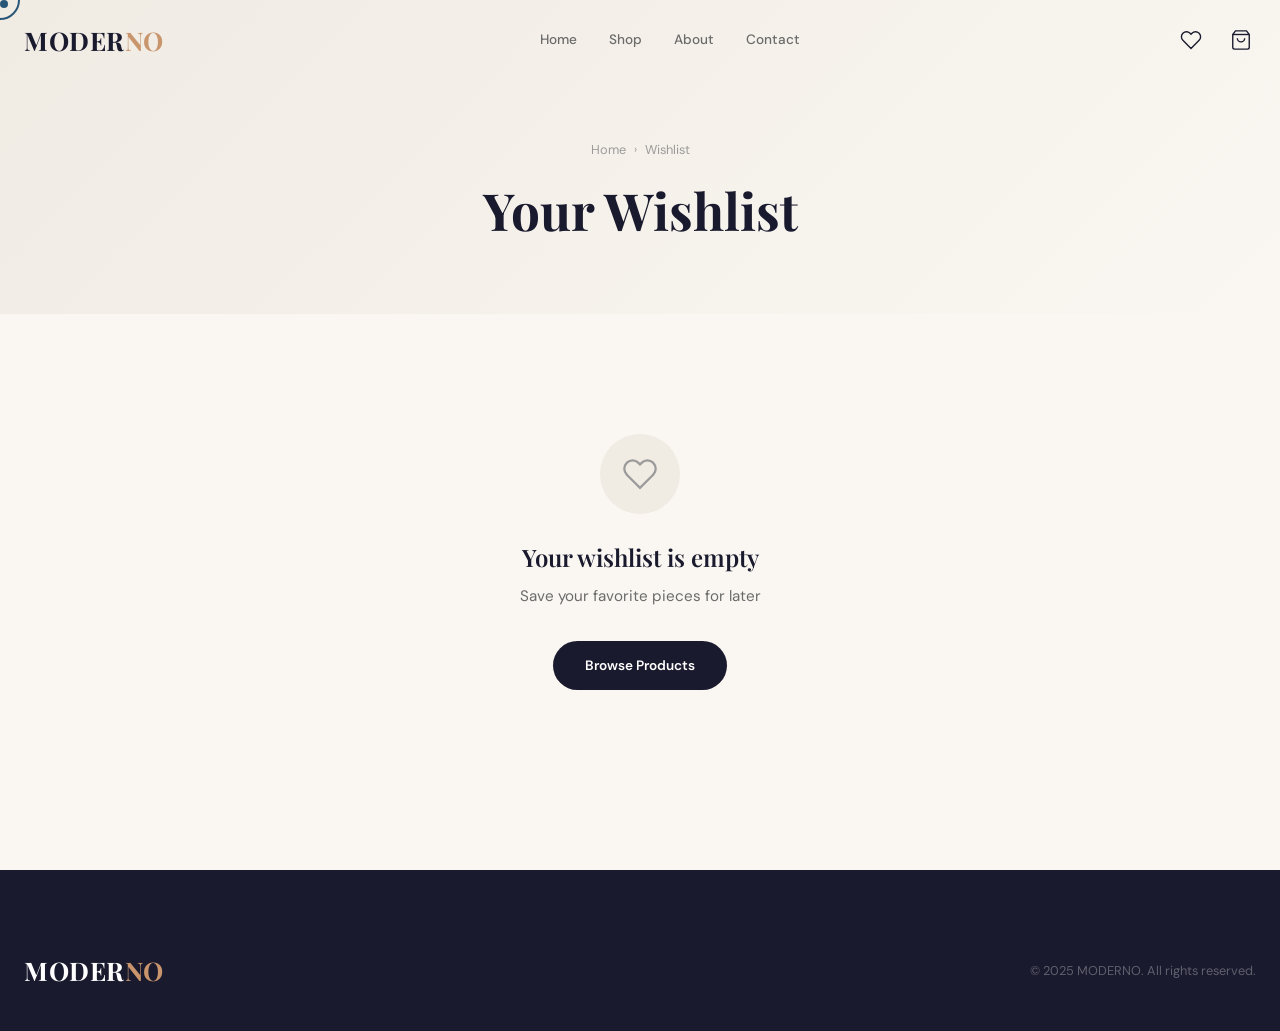
<file: wishlist.html>
<!DOCTYPE html>
<html lang="en">

<head>
  <meta charset="UTF-8">
  <meta name="viewport" content="width=device-width, initial-scale=1.0">
  <title>Wishlist — MODERNO</title>
  <link rel="stylesheet" href="style.css">
</head>

<body>
  <div class="custom-cursor-dot"></div>
  <div class="custom-cursor-ring"></div>
  <nav class="navbar">
    <div class="container">
      <a href="index.html" class="nav-logo">MODER<span>NO</span></a>
      <ul class="nav-links">
        <li><a href="index.html">Home</a></li>
        <li><a href="shop.html">Shop</a></li>
        <li><a href="about.html">About</a></li>
        <li><a href="contact.html">Contact</a></li>
      </ul>
      <div class="nav-actions">
        <button class="nav-action-btn" title="Wishlist" onclick="window.location.href='wishlist.html'"><svg
            viewBox="0 0 24 24" fill="none" stroke="currentColor" stroke-width="1.5">
            <path
              d="M20.84 4.61a5.5 5.5 0 0 0-7.78 0L12 5.67l-1.06-1.06a5.5 5.5 0 0 0-7.78 7.78l1.06 1.06L12 21.23l7.78-7.78 1.06-1.06a5.5 5.5 0 0 0 0-7.78z" />
          </svg><span class="nav-badge wishlist-badge">0</span></button>
        <button class="nav-action-btn" onclick="window.location.href='cart.html'" title="Cart"><svg viewBox="0 0 24 24"
            fill="none" stroke="currentColor" stroke-width="1.5">
            <path d="M6 2L3 6v14a2 2 0 0 0 2 2h14a2 2 0 0 0 2-2V6l-3-4z" />
            <line x1="3" y1="6" x2="21" y2="6" />
            <path d="M16 10a4 4 0 0 1-8 0" />
          </svg><span class="nav-badge">0</span></button>
        <button class="mobile-menu-btn" onclick="openMobileMenu()"><svg viewBox="0 0 24 24" fill="none"
            stroke="currentColor" stroke-width="1.5">
            <line x1="3" y1="6" x2="21" y2="6" />
            <line x1="3" y1="12" x2="21" y2="12" />
            <line x1="3" y1="18" x2="21" y2="18" />
          </svg></button>
      </div>
    </div>
  </nav>
  <div class="mobile-menu">
    <button class="mobile-close" onclick="closeMobileMenu()"><svg viewBox="0 0 24 24" fill="none" stroke="currentColor"
        stroke-width="2">
        <line x1="18" y1="6" x2="6" y2="18" />
        <line x1="6" y1="6" x2="18" y2="18" />
      </svg></button>
    <a href="index.html" onclick="closeMobileMenu()">Home</a><a href="shop.html" onclick="closeMobileMenu()">Shop</a><a
      href="about.html" onclick="closeMobileMenu()">About</a><a href="contact.html"
      onclick="closeMobileMenu()">Contact</a><a href="wishlist.html" onclick="closeMobileMenu()">Wishlist</a><a
      href="cart.html" onclick="closeMobileMenu()">Cart</a>
  </div>
  <div class="page-header">
    <div class="container">
      <div class="breadcrumb"><a href="index.html">Home</a> <span class="breadcrumb-sep">›</span> <span>Wishlist</span>
      </div>
      <h1 class="page-header-title">Your Wishlist</h1>
    </div>
  </div>
  <section class="section" style="padding-top:40px">
    <div class="container">
      <div id="wishlistEmpty" class="empty-state" style="display:none">
        <div class="empty-state-icon"><svg width="36" height="36" viewBox="0 0 24 24" fill="none" stroke="currentColor"
            stroke-width="1.5">
            <path
              d="M20.84 4.61a5.5 5.5 0 0 0-7.78 0L12 5.67l-1.06-1.06a5.5 5.5 0 0 0-7.78 7.78l1.06 1.06L12 21.23l7.78-7.78 1.06-1.06a5.5 5.5 0 0 0 0-7.78z" />
          </svg></div>
        <div class="empty-state-title">Your wishlist is empty</div>
        <div class="empty-state-desc">Save your favorite pieces for later</div>
        <a href="shop.html" class="btn btn-primary"><span>Browse Products</span></a>
      </div>
      <div id="wishlistContent" style="display:none">
        <div id="wishlistGrid" class="wishlist-grid" style="display:grid;grid-template-columns:repeat(3,1fr);gap:24px">
        </div>
      </div>
    </div>
  </section>
  <footer class="footer">
    <div class="container">
      <div class="footer-bottom" style="border:none;padding:0">
        <div class="nav-logo" style="color:white">MODER<span>NO</span></div>
        <div class="footer-copy">© 2025 MODERNO. All rights reserved.</div>
      </div>
    </div>
  </footer>
  <script src="script.js"></script>
  <script>
    function renderWishlist() {
      var wishlist = getWishlist(); var emptyEl = document.getElementById('wishlistEmpty'); var contentEl = document.getElementById('wishlistContent'); var gridEl = document.getElementById('wishlistGrid');
      if (wishlist.length === 0) { emptyEl.style.display = 'block'; contentEl.style.display = 'none'; return; }
      emptyEl.style.display = 'none'; contentEl.style.display = 'block';
      var items = wishlist.map(function (id) { return PRODUCTS.find(function (p) { return p.id === id; }); }).filter(function (p) { return p; });
      gridEl.innerHTML = items.map(function (p) {
        return '<div class="wishlist-item">' +
          '<div class="wishlist-item-img"><img src="' + p.image + '" alt="' + p.name + '"></div>' +
          '<div class="wishlist-item-body">' +
          '<div style="font-family:\'Playfair Display\',serif;font-size:1.05rem;font-weight:600;margin-bottom:4px">' + p.name + '</div>' +
          '<div style="display:flex;align-items:center;gap:10px;margin-bottom:12px">' +
          '<span style="font-size:1.1rem;font-weight:700">$' + p.price + '</span>' +
          (p.oldPrice ? '<span style="font-size:0.9rem;color:var(--muted);text-decoration:line-through">$' + p.oldPrice + '</span>' : '') +
          '</div>' +
          '<div style="display:flex;gap:8px">' +
          '<button class="btn btn-accent" style="flex:1;padding:10px;font-size:0.75rem" onclick="addToCart(' + p.id + ');renderWishlist();"><span>Add to Bag</span></button>' +
          '<button class="btn btn-outline" style="padding:10px" onclick="toggleWishlist(' + p.id + ');renderWishlist();"><svg width="16" height="16" viewBox="0 0 24 24" fill="none" stroke="currentColor" stroke-width="2"><line x1="18" y1="6" x2="6" y2="18"/><line x1="6" y1="6" x2="18" y2="18"/></svg></button>' +
          '</div></div></div>';
      }).join('');
      initScrollAnimations(); setTimeout(initCursor, 100);
    }
    document.addEventListener('DOMContentLoaded', renderWishlist);
  </script>
</body>

</html>
</file>
<file: style.css>
@import url('https://fonts.googleapis.com/css2?family=Playfair+Display:ital,wght@0,400;0,500;0,600;0,700;0,800;1,400;1,500&family=DM+Sans:wght@300;400;500;600;700&display=swap');

:root {
    --primary: #C8956C;
    --primary-light: #E8C9A8;
    --primary-dark: #9E6F47;
    --secondary: #2D5F5D;
    --secondary-light: #3A7A78;
    --accent: #E07A5F;
    --accent2: #81B29A;
    --accent3: #F2CC8F;
    --dark: #1A1A2E;
    --bg: #FAF7F2;
    --bg-alt: #F0EBE3;
    --card: #FFFFFF;
    --text: #2D2D2D;
    --text-light: #6B6B6B;
    --muted: #9B9B9B;
    --border: #E8E3DB;
    --shadow: 0 4px 30px rgba(0, 0, 0, 0.08);
    --shadow-lg: 0 15px 50px rgba(0, 0, 0, 0.12);
    --radius: 12px;
    --radius-sm: 8px;
    --transition: 0.4s cubic-bezier(0.16, 1, 0.3, 1);
    --transition-slow: 0.6s cubic-bezier(0.16, 1, 0.3, 1);
}

* {
    margin: 0;
    padding: 0;
    box-sizing: border-box
}

html {
    scroll-behavior: smooth
}

body {
    font-family: 'DM Sans', sans-serif;
    background: var(--bg);
    color: var(--text);
    overflow-x: hidden;
    line-height: 1.6;
    cursor: none
}

a,
button,
input,
select,
textarea {
    cursor: none
}

::-webkit-scrollbar {
    width: 8px
}

::-webkit-scrollbar-track {
    background: var(--bg)
}

::-webkit-scrollbar-thumb {
    background: var(--primary);
    border-radius: 4px
}

h1,
h2,
h3,
h4,
h5 {
    font-family: 'Playfair Display', serif;
    line-height: 1.2
}

a {
    text-decoration: none;
    color: inherit
}

img {
    max-width: 100%;
    display: block
}

.container {
    max-width: 1300px;
    margin: 0 auto;
    padding: 0 24px
}

@keyframes fadeInUp {
    from {
        opacity: 0;
        transform: translateY(50px)
    }

    to {
        opacity: 1;
        transform: translateY(0)
    }
}

@keyframes fadeInDown {
    from {
        opacity: 0;
        transform: translateY(-30px)
    }

    to {
        opacity: 1;
        transform: translateY(0)
    }
}

@keyframes fadeInLeft {
    from {
        opacity: 0;
        transform: translateX(-50px)
    }

    to {
        opacity: 1;
        transform: translateX(0)
    }
}

@keyframes fadeInRight {
    from {
        opacity: 0;
        transform: translateX(50px)
    }

    to {
        opacity: 1;
        transform: translateX(0)
    }
}

@keyframes scaleIn {
    from {
        opacity: 0;
        transform: scale(0.85)
    }

    to {
        opacity: 1;
        transform: scale(1)
    }
}

@keyframes float {

    0%,
    100% {
        transform: translateY(0)
    }

    50% {
        transform: translateY(-15px)
    }
}

@keyframes marquee {
    0% {
        transform: translateX(0)
    }

    100% {
        transform: translateX(-50%)
    }
}

@keyframes pulseGlow {

    0%,
    100% {
        box-shadow: 0 0 20px rgba(200, 149, 108, 0.2)
    }

    50% {
        box-shadow: 0 0 40px rgba(200, 149, 108, 0.5)
    }
}

@keyframes bounceIn {
    0% {
        opacity: 0;
        transform: scale(0.3)
    }

    50% {
        transform: scale(1.05)
    }

    70% {
        transform: scale(0.95)
    }

    100% {
        opacity: 1;
        transform: scale(1)
    }
}

@keyframes slideInRight {
    from {
        opacity: 0;
        transform: translateX(40px)
    }

    to {
        opacity: 1;
        transform: translateX(0)
    }
}

@keyframes heartBeat {
    0% {
        transform: scale(1)
    }

    14% {
        transform: scale(1.3)
    }

    28% {
        transform: scale(1)
    }

    42% {
        transform: scale(1.3)
    }

    70% {
        transform: scale(1)
    }
}

@keyframes cartBounce {

    0%,
    100% {
        transform: scale(1)
    }

    30% {
        transform: scale(1.25)
    }

    60% {
        transform: scale(0.9)
    }

    80% {
        transform: scale(1.1)
    }
}

@keyframes rotateIn {
    from {
        opacity: 0;
        transform: rotate(-10deg) scale(0.9)
    }

    to {
        opacity: 1;
        transform: rotate(0) scale(1)
    }
}

@keyframes shimmer {
    0% {
        background-position: -200% 0
    }

    100% {
        background-position: 200% 0
    }
}

@keyframes wiggle {

    0%,
    100% {
        transform: rotate(0)
    }

    25% {
        transform: rotate(-3deg)
    }

    75% {
        transform: rotate(3deg)
    }
}

@keyframes popIn {
    0% {
        opacity: 0;
        transform: scale(0) rotate(-10deg)
    }

    60% {
        transform: scale(1.1) rotate(2deg)
    }

    100% {
        opacity: 1;
        transform: scale(1) rotate(0)
    }
}

@keyframes slideDown {
    from {
        opacity: 0;
        transform: translateY(-20px) scaleY(0.9)
    }

    to {
        opacity: 1;
        transform: translateY(0) scaleY(1)
    }
}

@keyframes glowPulse {

    0%,
    100% {
        filter: brightness(1)
    }

    50% {
        filter: brightness(1.15)
    }
}

@keyframes borderGlow {

    0%,
    100% {
        border-color: var(--border)
    }

    50% {
        border-color: var(--primary-light)
    }
}

@keyframes shadowPulse {

    0%,
    100% {
        box-shadow: 0 0 0 rgba(200, 149, 108, 0)
    }

    50% {
        box-shadow: 0 5px 25px rgba(200, 149, 108, 0.3)
    }
}

@keyframes textGlow {

    0%,
    100% {
        text-shadow: 0 0 0 transparent
    }

    50% {
        text-shadow: 0 0 20px rgba(200, 149, 108, 0.3)
    }
}

@keyframes scaleUp {
    from {
        transform: scale(1)
    }

    to {
        transform: scale(1.05)
    }
}

@keyframes shake {

    0%,
    100% {
        transform: translateX(0)
    }

    10%,
    30%,
    50%,
    70%,
    90% {
        transform: translateX(-3px)
    }

    20%,
    40%,
    60%,
    80% {
        transform: translateX(3px)
    }
}

@keyframes colorPulse {

    0%,
    100% {
        background: var(--dark)
    }

    50% {
        background: var(--primary-dark)
    }
}

@keyframes ripple {
    0% {
        transform: scale(0);
        opacity: 0.5
    }

    100% {
        transform: scale(4);
        opacity: 0
    }
}

@keyframes spinOnce {
    from {
        transform: rotate(0)
    }

    to {
        transform: rotate(360deg)
    }
}

.custom-cursor-dot {
    width: 8px;
    height: 8px;
    background: var(--primary);
    border-radius: 50%;
    position: fixed;
    pointer-events: none;
    z-index: 99999;
    transition: transform 0.1s ease, background 0.3s;
    mix-blend-mode: difference
}

.custom-cursor-ring {
    width: 40px;
    height: 40px;
    border: 2px solid var(--primary);
    border-radius: 50%;
    position: fixed;
    pointer-events: none;
    z-index: 99998;
    transition: width 0.3s var(--transition), height 0.3s var(--transition), border-color 0.3s, background 0.3s;
    mix-blend-mode: difference
}

.custom-cursor-ring.hovering {
    width: 60px;
    height: 60px;
    border-color: var(--accent);
    background: rgba(200, 149, 108, 0.08)
}

.custom-cursor-ring.clicking {
    width: 30px;
    height: 30px;
    border-color: var(--accent)
}

.anim-up {
    opacity: 0;
    transform: translateY(50px);
    transition: opacity 0.8s var(--transition), transform 0.8s var(--transition)
}

.anim-up.visible {
    opacity: 1;
    transform: translateY(0)
}

.anim-left {
    opacity: 0;
    transform: translateX(-50px);
    transition: opacity 0.8s var(--transition), transform 0.8s var(--transition)
}

.anim-left.visible {
    opacity: 1;
    transform: translateX(0)
}

.anim-right {
    opacity: 0;
    transform: translateX(50px);
    transition: opacity 0.8s var(--transition), transform 0.8s var(--transition)
}

.anim-right.visible {
    opacity: 1;
    transform: translateX(0)
}

.anim-scale {
    opacity: 0;
    transform: scale(0.85);
    transition: opacity 0.8s var(--transition), transform 0.8s var(--transition)
}

.anim-scale.visible {
    opacity: 1;
    transform: scale(1)
}

.delay-1 {
    transition-delay: 0.1s !important
}

.delay-2 {
    transition-delay: 0.2s !important
}

.delay-3 {
    transition-delay: 0.3s !important
}

.delay-4 {
    transition-delay: 0.4s !important
}

.delay-5 {
    transition-delay: 0.5s !important
}

.delay-6 {
    transition-delay: 0.6s !important
}

.navbar {
    position: fixed;
    top: 0;
    left: 0;
    right: 0;
    z-index: 1000;
    padding: 20px 0;
    transition: all var(--transition);
    background: transparent
}

.navbar.scrolled {
    background: rgba(250, 247, 242, 0.95);
    backdrop-filter: blur(20px);
    box-shadow: 0 2px 30px rgba(0, 0, 0, 0.06);
    padding: 14px 0;
    animation: slideDown 0.5s ease
}

.navbar .container {
    display: flex;
    align-items: center;
    justify-content: space-between
}

.nav-logo {
    font-family: 'Playfair Display', serif;
    font-size: 1.6rem;
    font-weight: 700;
    color: var(--dark);
    letter-spacing: 0.02em;
    transition: all var(--transition);
    display: inline-block
}

.nav-logo:hover {
    transform: scale(1.08) rotate(-2deg);
    color: var(--primary);
    animation: wiggle 0.5s ease
}

.nav-logo span {
    color: var(--primary);
    transition: color var(--transition)
}

.nav-logo:hover span {
    color: var(--accent)
}

.nav-links {
    display: flex;
    align-items: center;
    gap: 32px;
    list-style: none
}

.nav-links a {
    font-size: 0.85rem;
    font-weight: 500;
    color: var(--text-light);
    transition: all var(--transition);
    position: relative;
    padding-bottom: 4px;
    display: inline-block
}

.nav-links a::after {
    content: '';
    position: absolute;
    bottom: 0;
    left: 0;
    width: 0;
    height: 2px;
    background: linear-gradient(90deg, var(--primary), var(--accent));
    transition: width var(--transition);
    border-radius: 1px
}

.nav-links a:hover {
    color: var(--dark);
    transform: translateY(-2px)
}

.nav-links a:hover::after {
    width: 100%
}

.nav-actions {
    display: flex;
    align-items: center;
    gap: 20px
}

.nav-action-btn {
    position: relative;
    background: none;
    border: none;
    cursor: none;
    color: var(--dark);
    transition: all var(--transition);
    padding: 4px;
    display: inline-flex;
    align-items: center;
    justify-content: center
}

.nav-action-btn:hover {
    color: var(--primary);
    transform: translateY(-3px) scale(1.15);
    animation: wiggle 0.4s ease
}

.nav-action-btn:active {
    transform: translateY(0) scale(0.95)
}

.nav-action-btn svg {
    width: 22px;
    height: 22px;
    stroke-width: 1.5
}

.nav-badge {
    position: absolute;
    top: -4px;
    right: -6px;
    min-width: 18px;
    height: 18px;
    background: var(--accent);
    color: white;
    font-size: 10px;
    font-weight: 700;
    border-radius: 50%;
    display: flex;
    align-items: center;
    justify-content: center;
    transform: scale(0);
    transition: transform 0.4s cubic-bezier(0.34, 1.56, 0.64, 1);
    padding: 0 4px
}

.nav-badge.show {
    transform: scale(1)
}

.nav-badge.bounce {
    animation: cartBounce 0.6s ease
}

.mobile-menu-btn {
    display: none;
    background: none;
    border: none;
    cursor: none;
    color: var(--dark);
    padding: 4px;
    transition: transform var(--transition)
}

.mobile-menu-btn:hover {
    transform: scale(1.1) rotate(90deg)
}

.mobile-menu-btn svg {
    width: 26px;
    height: 26px
}

.mobile-menu {
    position: fixed;
    inset: 0;
    background: var(--bg);
    z-index: 9999;
    display: flex;
    flex-direction: column;
    align-items: center;
    justify-content: center;
    gap: 28px;
    opacity: 0;
    visibility: hidden;
    transition: all 0.5s var(--transition)
}

.mobile-menu.open {
    opacity: 1;
    visibility: visible
}

.mobile-menu a {
    font-family: 'Playfair Display', serif;
    font-size: 2rem;
    font-weight: 600;
    color: var(--dark);
    opacity: 0;
    transform: translateY(20px);
    transition: all 0.4s var(--transition);
    display: inline-block
}

.mobile-menu a:hover {
    color: var(--primary);
    transform: translateY(-5px) scale(1.05)
}

.mobile-menu.open a {
    opacity: 1;
    transform: translateY(0)
}

.mobile-menu.open a:nth-child(1) {
    transition-delay: 0.1s
}

.mobile-menu.open a:nth-child(2) {
    transition-delay: 0.15s
}

.mobile-menu.open a:nth-child(3) {
    transition-delay: 0.2s
}

.mobile-menu.open a:nth-child(4) {
    transition-delay: 0.25s
}

.mobile-menu.open a:nth-child(5) {
    transition-delay: 0.3s
}

.mobile-menu.open a:nth-child(6) {
    transition-delay: 0.35s
}

.mobile-menu.open a:nth-child(7) {
    transition-delay: 0.4s
}

.mobile-close {
    position: absolute;
    top: 24px;
    right: 24px;
    background: none;
    border: none;
    cursor: none;
    color: var(--dark);
    transition: all 0.3s
}

.mobile-close:hover {
    transform: rotate(90deg) scale(1.2);
    color: var(--accent)
}

.mobile-close svg {
    width: 30px;
    height: 30px
}

.hero {
    min-height: 100vh;
    display: flex;
    align-items: center;
    padding-top: 80px;
    overflow: hidden
}

.hero .container {
    display: grid;
    grid-template-columns: 1fr 1fr;
    gap: 60px;
    align-items: center
}

.hero-tag {
    display: inline-flex;
    align-items: center;
    gap: 8px;
    background: var(--bg-alt);
    border: 1px solid var(--border);
    padding: 8px 20px;
    border-radius: 50px;
    font-size: 0.8rem;
    font-weight: 500;
    color: var(--primary-dark);
    margin-bottom: 24px;
    animation: fadeInDown 0.8s var(--transition) 0.2s both;
    transition: all var(--transition)
}

.hero-tag:hover {
    background: var(--primary);
    color: white;
    border-color: var(--primary);
    transform: scale(1.05);
    box-shadow: 0 5px 20px rgba(200, 149, 108, 0.3)
}

.hero-tag-dot {
    width: 8px;
    height: 8px;
    background: var(--accent2);
    border-radius: 50%;
    animation: pulseGlow 2s infinite
}

.hero-title {
    font-size: clamp(2.5rem, 5vw, 4rem);
    font-weight: 700;
    color: var(--dark);
    line-height: 1.1;
    margin-bottom: 24px;
    animation: fadeInUp 0.8s var(--transition) 0.3s both
}

.hero-title span {
    color: var(--primary);
    font-style: italic;
    display: inline-block;
    transition: all var(--transition)
}

.hero-title span:hover {
    color: var(--accent);
    transform: scale(1.05);
    animation: textGlow 1s ease
}

.hero-desc {
    font-size: 1.05rem;
    color: var(--text-light);
    line-height: 1.7;
    margin-bottom: 36px;
    max-width: 480px;
    animation: fadeInUp 0.8s var(--transition) 0.4s both
}

.hero-btns {
    display: flex;
    align-items: center;
    gap: 16px;
    animation: fadeInUp 0.8s var(--transition) 0.5s both
}

.hero-stats {
    display: flex;
    gap: 40px;
    margin-top: 48px;
    animation: fadeInUp 0.8s var(--transition) 0.6s both
}

.hero-stat-num {
    font-family: 'Playfair Display', serif;
    font-size: 2rem;
    font-weight: 700;
    color: var(--dark);
    transition: all var(--transition);
    display: inline-block
}

.hero-stat-num:hover {
    color: var(--primary);
    transform: scale(1.15);
    animation: textGlow 0.8s ease
}

.hero-stat-label {
    font-size: 0.8rem;
    color: var(--muted);
    margin-top: 2px
}

.hero-image {
    position: relative;
    animation: fadeInRight 1s var(--transition) 0.4s both
}

.hero-image-main {
    width: 100%;
    height: 560px;
    object-fit: cover;
    border-radius: 20px;
    box-shadow: var(--shadow-lg);
    transition: all 0.8s var(--transition)
}

.hero-image-main:hover {
    transform: scale(1.03) rotate(-0.5deg);
    box-shadow: 0 25px 60px rgba(200, 149, 108, 0.3)
}

.hero-image-float {
    position: absolute;
    bottom: -30px;
    left: -40px;
    width: 200px;
    height: 200px;
    border-radius: 16px;
    object-fit: cover;
    border: 5px solid var(--bg);
    box-shadow: var(--shadow-lg);
    animation: float 4s ease-in-out infinite;
    transition: all var(--transition)
}

.hero-image-float:hover {
    animation-play-state: paused;
    transform: scale(1.08);
    border-color: var(--primary-light)
}

.hero-image-badge {
    position: absolute;
    top: 30px;
    right: -20px;
    background: var(--card);
    padding: 16px 24px;
    border-radius: 16px;
    box-shadow: var(--shadow);
    animation: float 5s ease-in-out infinite;
    animation-delay: 1s;
    transition: all var(--transition)
}

.hero-image-badge:hover {
    animation-play-state: paused;
    transform: scale(1.1);
    box-shadow: 0 10px 30px rgba(200, 149, 108, 0.3)
}

.hero-image-badge-icon {
    width: 40px;
    height: 40px;
    background: var(--accent2);
    border-radius: 50%;
    display: flex;
    align-items: center;
    justify-content: center;
    margin-bottom: 8px;
    transition: all var(--transition)
}

.hero-image-badge:hover .hero-image-badge-icon {
    animation: spinOnce 0.6s ease;
    background: var(--primary)
}

.hero-image-badge-icon svg {
    width: 20px;
    height: 20px;
    color: white
}

.hero-image-badge-text {
    font-size: 0.75rem;
    font-weight: 600;
    color: var(--dark)
}

.hero-image-badge-sub {
    font-size: 0.7rem;
    color: var(--muted)
}

.btn {
    display: inline-flex;
    align-items: center;
    justify-content: center;
    gap: 8px;
    padding: 14px 32px;
    font-family: 'DM Sans', sans-serif;
    font-size: 0.85rem;
    font-weight: 600;
    border-radius: 50px;
    border: none;
    cursor: none;
    transition: all var(--transition);
    position: relative;
    overflow: hidden
}

.btn::after {
    content: '';
    position: absolute;
    top: 50%;
    left: 50%;
    width: 0;
    height: 0;
    background: rgba(255, 255, 255, 0.2);
    border-radius: 50%;
    transform: translate(-50%, -50%);
    transition: width 0.6s, height 0.6s
}

.btn:active::after {
    width: 300px;
    height: 300px
}

.btn-primary {
    background: var(--dark);
    color: white
}

.btn-primary::before {
    content: '';
    position: absolute;
    inset: 0;
    background: linear-gradient(135deg, var(--primary), var(--accent));
    opacity: 0;
    transition: opacity var(--transition)
}

.btn-primary:hover::before {
    opacity: 1
}

.btn-primary span {
    position: relative;
    z-index: 1
}

.btn-primary:hover {
    transform: translateY(-4px) scale(1.02);
    box-shadow: 0 12px 35px rgba(200, 149, 108, 0.45)
}

.btn-primary:active {
    transform: translateY(-1px) scale(0.98)
}

.btn-outline {
    background: transparent;
    color: var(--dark);
    border: 2px solid var(--border)
}

.btn-outline:hover {
    border-color: var(--primary);
    color: var(--primary);
    transform: translateY(-4px);
    box-shadow: 0 8px 25px rgba(200, 149, 108, 0.15)
}

.btn-outline:active {
    transform: translateY(-1px) scale(0.98)
}

.btn-accent {
    background: linear-gradient(135deg, var(--primary), var(--accent));
    color: white
}

.btn-accent:hover {
    transform: translateY(-4px) scale(1.02);
    box-shadow: 0 12px 35px rgba(200, 149, 108, 0.45);
    background: linear-gradient(135deg, var(--accent), var(--primary))
}

.btn-accent:active {
    transform: translateY(-1px) scale(0.98)
}

.section {
    padding: 100px 0
}

.section-tag {
    display: inline-flex;
    align-items: center;
    gap: 8px;
    font-size: 0.75rem;
    font-weight: 600;
    text-transform: uppercase;
    letter-spacing: 0.15em;
    color: var(--primary);
    margin-bottom: 16px;
    transition: all var(--transition)
}

.section-tag:hover {
    transform: translateX(5px)
}

.section-tag-line {
    width: 30px;
    height: 2px;
    background: var(--primary);
    transition: width var(--transition)
}

.section-tag:hover .section-tag-line {
    width: 50px
}

.section-title {
    font-size: clamp(1.8rem, 3.5vw, 2.8rem);
    font-weight: 700;
    color: var(--dark);
    margin-bottom: 16px;
    transition: all var(--transition);
    display: inline-block
}

.section-title:hover {
    color: var(--primary);
    animation: textGlow 1s ease
}

.section-desc {
    font-size: 1.05rem;
    color: var(--text-light);
    max-width: 560px;
    line-height: 1.7
}

.marquee-section {
    padding: 40px 0;
    border-top: 1px solid var(--border);
    border-bottom: 1px solid var(--border);
    overflow: hidden
}

.marquee-track {
    display: flex;
    animation: marquee 25s linear infinite;
    width: max-content
}

.marquee-track:hover {
    animation-play-state: paused
}

.marquee-item {
    font-family: 'Playfair Display', serif;
    font-size: 2.5rem;
    font-weight: 700;
    color: var(--border);
    white-space: nowrap;
    padding: 0 40px;
    transition: color var(--transition)
}

.marquee-item:hover {
    color: var(--primary-light)
}

.marquee-item span {
    color: var(--primary-light)
}

.product-card {
    background: var(--card);
    border-radius: var(--radius);
    overflow: hidden;
    transition: all var(--transition-slow);
    border: 1px solid transparent;
    cursor: none
}

.product-card:hover {
    transform: translateY(-12px) scale(1.01);
    box-shadow: 0 25px 60px rgba(200, 149, 108, 0.2);
    border-color: var(--primary-light)
}

.product-card:active {
    transform: translateY(-4px) scale(0.99)
}

.product-card-img {
    position: relative;
    overflow: hidden;
    aspect-ratio: 4/5
}

.product-card-img img {
    width: 100%;
    height: 100%;
    object-fit: cover;
    transition: transform 1.2s var(--transition), filter 0.6s
}

.product-card:hover .product-card-img img {
    transform: scale(1.1);
    filter: brightness(1.05)
}

.product-card-badge {
    position: absolute;
    top: 14px;
    left: 14px;
    padding: 6px 14px;
    border-radius: 50px;
    font-size: 0.7rem;
    font-weight: 700;
    text-transform: uppercase;
    letter-spacing: 0.05em;
    z-index: 2;
    animation: popIn 0.5s ease backwards;
    transition: all var(--transition)
}

.product-card-badge:hover {
    transform: scale(1.1);
    box-shadow: 0 4px 15px rgba(0, 0, 0, 0.2)
}

.badge-new {
    background: var(--secondary);
    color: white
}

.badge-sale {
    background: var(--accent);
    color: white
}

.badge-best {
    background: var(--primary);
    color: white
}

.badge-premium {
    background: var(--dark);
    color: var(--accent3)
}

.product-card-actions {
    position: absolute;
    bottom: 14px;
    left: 14px;
    right: 14px;
    display: flex;
    gap: 8px;
    transform: translateY(20px);
    opacity: 0;
    transition: all var(--transition);
    z-index: 2
}

.product-card:hover .product-card-actions {
    transform: translateY(0);
    opacity: 1
}

.product-card-wishlist {
    position: absolute;
    top: 14px;
    right: 14px;
    width: 38px;
    height: 38px;
    background: white;
    border-radius: 50%;
    display: flex;
    align-items: center;
    justify-content: center;
    border: none;
    cursor: none;
    opacity: 0;
    transform: scale(0.5);
    transition: all var(--transition);
    box-shadow: 0 2px 10px rgba(0, 0, 0, 0.1);
    color: var(--text-light);
    z-index: 2
}

.product-card:hover .product-card-wishlist {
    opacity: 1;
    transform: scale(1)
}

.product-card-wishlist:hover {
    background: var(--accent);
    color: white;
    animation: heartBeat 0.8s ease;
    box-shadow: 0 4px 20px rgba(224, 122, 95, 0.4)
}

.product-card-wishlist svg {
    width: 18px;
    height: 18px
}

.product-card-body {
    padding: 20px;
    transition: all var(--transition)
}

.product-card:hover .product-card-body {
    background: linear-gradient(to bottom, transparent, rgba(200, 149, 108, 0.03))
}

.product-card-cat {
    font-size: 0.7rem;
    font-weight: 600;
    text-transform: uppercase;
    letter-spacing: 0.1em;
    color: var(--muted);
    margin-bottom: 6px;
    transition: color var(--transition)
}

.product-card:hover .product-card-cat {
    color: var(--primary)
}

.product-card-name {
    font-family: 'Playfair Display', serif;
    font-size: 1.05rem;
    font-weight: 600;
    color: var(--dark);
    margin-bottom: 8px;
    transition: all var(--transition);
    display: inline-block
}

.product-card:hover .product-card-name {
    color: var(--primary);
    transform: translateX(4px)
}

.product-card-prices {
    display: flex;
    align-items: center;
    gap: 10px
}

.product-card-price {
    font-size: 1.1rem;
    font-weight: 700;
    color: var(--dark);
    transition: all var(--transition);
    display: inline-block
}

.product-card:hover .product-card-price {
    color: var(--accent);
    transform: scale(1.05)
}

.product-card-old-price {
    font-size: 0.9rem;
    color: var(--muted);
    text-decoration: line-through
}

.category-card {
    position: relative;
    overflow: hidden;
    border-radius: var(--radius);
    cursor: none;
    aspect-ratio: 3/4
}

.category-card img {
    width: 100%;
    height: 100%;
    object-fit: cover;
    transition: transform 1.2s var(--transition), filter 0.6s
}

.category-card:hover img {
    transform: scale(1.15);
    filter: brightness(0.55)
}

.category-card-overlay {
    position: absolute;
    inset: 0;
    background: linear-gradient(to top, rgba(26, 26, 46, 0.8) 0%, transparent 60%);
    display: flex;
    flex-direction: column;
    justify-content: flex-end;
    padding: 32px;
    z-index: 2;
    transition: all var(--transition)
}

.category-card:hover .category-card-overlay {
    padding-bottom: 40px
}

.category-card-title {
    font-family: 'Playfair Display', serif;
    font-size: 1.5rem;
    font-weight: 700;
    color: white;
    margin-bottom: 4px;
    transition: all var(--transition);
    display: inline-block
}

.category-card:hover .category-card-title {
    transform: translateX(8px);
    color: var(--accent3)
}

.category-card-count {
    font-size: 0.8rem;
    color: rgba(255, 255, 255, 0.6);
    transition: all var(--transition)
}

.category-card:hover .category-card-count {
    color: rgba(255, 255, 255, 0.8)
}

.category-card-line {
    width: 0;
    height: 2px;
    background: var(--primary);
    margin-top: 12px;
    transition: width var(--transition-slow)
}

.category-card:hover .category-card-line {
    width: 60px
}

.inspiration-card {
    position: relative;
    border-radius: var(--radius);
    overflow: hidden;
    cursor: none
}

.inspiration-card img {
    width: 100%;
    height: 100%;
    object-fit: cover;
    transition: transform 1s var(--transition), filter 0.5s
}

.inspiration-card:hover img {
    transform: scale(1.08);
    filter: brightness(0.7) saturate(1.2)
}

.inspiration-card-overlay {
    position: absolute;
    inset: 0;
    background: linear-gradient(to top, rgba(26, 26, 46, 0.7) 0%, transparent 50%);
    display: flex;
    flex-direction: column;
    justify-content: flex-end;
    padding: 24px;
    transition: all var(--transition)
}

.inspiration-card:hover .inspiration-card-overlay {
    padding-bottom: 32px
}

.inspiration-card-title {
    font-family: 'Playfair Display', serif;
    font-size: 1.1rem;
    font-weight: 600;
    color: white;
    transition: all var(--transition);
    display: inline-block
}

.inspiration-card:hover .inspiration-card-title {
    transform: translateY(-4px);
    color: var(--accent3)
}

.testimonial-card {
    background: var(--card);
    border-radius: var(--radius);
    padding: 36px;
    border: 1px solid var(--border);
    transition: all var(--transition)
}

.testimonial-card:hover {
    border-color: var(--primary-light);
    box-shadow: 0 15px 40px rgba(200, 149, 108, 0.15);
    transform: translateY(-8px) scale(1.01)
}

.testimonial-stars {
    display: flex;
    gap: 4px;
    margin-bottom: 16px;
    color: var(--accent3);
    transition: all var(--transition)
}

.testimonial-card:hover .testimonial-stars {
    animation: wiggle 0.5s ease;
    transform: scale(1.1)
}

.testimonial-text {
    font-size: 1rem;
    color: var(--text-light);
    line-height: 1.7;
    margin-bottom: 24px;
    font-style: italic;
    transition: color var(--transition)
}

.testimonial-card:hover .testimonial-text {
    color: var(--text)
}

.testimonial-author {
    display: flex;
    align-items: center;
    gap: 12px
}

.testimonial-avatar {
    width: 44px;
    height: 44px;
    border-radius: 50%;
    object-fit: cover;
    transition: all var(--transition);
    border: 2px solid transparent
}

.testimonial-card:hover .testimonial-avatar {
    border-color: var(--primary);
    transform: scale(1.1)
}

.testimonial-name {
    font-weight: 600;
    font-size: 0.9rem;
    color: var(--dark);
    transition: color var(--transition)
}

.testimonial-card:hover .testimonial-name {
    color: var(--primary)
}

.testimonial-role {
    font-size: 0.75rem;
    color: var(--muted)
}

.footer {
    background: var(--dark);
    color: white;
    padding: 80px 0 40px
}

.footer-grid {
    display: grid;
    grid-template-columns: 2fr 1fr 1fr 1fr;
    gap: 48px;
    margin-bottom: 60px
}

.footer-brand-desc {
    font-size: 0.9rem;
    color: rgba(255, 255, 255, 0.5);
    line-height: 1.7;
    margin-top: 16px;
    max-width: 300px
}

.footer-title {
    font-family: 'Playfair Display', serif;
    font-size: 1rem;
    font-weight: 600;
    margin-bottom: 20px;
    color: white;
    transition: all var(--transition);
    display: inline-block
}

.footer-title:hover {
    color: var(--primary-light);
    transform: translateX(4px)
}

.footer-links {
    list-style: none;
    display: flex;
    flex-direction: column;
    gap: 12px
}

.footer-links a {
    font-size: 0.85rem;
    color: rgba(255, 255, 255, 0.5);
    transition: all var(--transition);
    display: inline-block
}

.footer-links a:hover {
    color: var(--primary-light);
    transform: translateX(6px)
}

.footer-bottom {
    border-top: 1px solid rgba(255, 255, 255, 0.1);
    padding-top: 30px;
    display: flex;
    align-items: center;
    justify-content: space-between
}

.footer-copy {
    font-size: 0.8rem;
    color: rgba(255, 255, 255, 0.3)
}

.footer-socials {
    display: flex;
    gap: 16px
}

.footer-social {
    width: 40px;
    height: 40px;
    border-radius: 50%;
    border: 1px solid rgba(255, 255, 255, 0.15);
    display: flex;
    align-items: center;
    justify-content: center;
    color: rgba(255, 255, 255, 0.5);
    transition: all var(--transition);
    cursor: none;
    background: none
}

.footer-social:hover {
    border-color: var(--primary);
    color: var(--primary);
    transform: translateY(-5px) scale(1.15);
    box-shadow: 0 5px 20px rgba(200, 149, 108, 0.3);
    background: rgba(200, 149, 108, 0.1)
}

.footer-social:active {
    transform: translateY(-2px) scale(1.05)
}

.footer-social svg {
    width: 18px;
    height: 18px
}

.input-field {
    width: 100%;
    padding: 14px 18px;
    background: var(--card);
    border: 2px solid var(--border);
    border-radius: var(--radius-sm);
    font-family: 'DM Sans', sans-serif;
    font-size: 0.9rem;
    color: var(--text);
    transition: all var(--transition);
    outline: none;
    cursor: none
}

.input-field:hover {
    border-color: var(--primary-light);
    box-shadow: 0 2px 15px rgba(200, 149, 108, 0.1)
}

.input-field:focus {
    border-color: var(--primary);
    box-shadow: 0 0 0 4px rgba(200, 149, 108, 0.15);
    transform: translateY(-1px)
}

.input-field::placeholder {
    color: var(--muted)
}

textarea.input-field {
    resize: none;
    min-height: 140px
}

.tab-btn {
    padding: 10px 24px;
    font-family: 'DM Sans', sans-serif;
    font-size: 0.8rem;
    font-weight: 600;
    text-transform: uppercase;
    letter-spacing: 0.1em;
    border: 2px solid var(--border);
    border-radius: 50px;
    background: transparent;
    color: var(--text-light);
    cursor: none;
    transition: all var(--transition)
}

.tab-btn:hover {
    border-color: var(--primary-light);
    color: var(--primary);
    transform: translateY(-2px);
    box-shadow: 0 4px 15px rgba(200, 149, 108, 0.15)
}

.tab-btn.active {
    background: var(--dark);
    border-color: var(--dark);
    color: white
}

.tab-btn.active:hover {
    background: var(--primary-dark);
    border-color: var(--primary-dark)
}

.size-btn {
    width: 48px;
    height: 48px;
    display: flex;
    align-items: center;
    justify-content: center;
    border: 2px solid var(--border);
    border-radius: var(--radius-sm);
    font-size: 0.75rem;
    font-weight: 600;
    cursor: none;
    transition: all var(--transition);
    background: transparent;
    color: var(--text)
}

.size-btn:hover {
    border-color: var(--primary);
    color: var(--primary);
    transform: translateY(-3px) scale(1.05);
    box-shadow: 0 4px 12px rgba(200, 149, 108, 0.2)
}

.size-btn.selected {
    border-color: var(--dark);
    background: var(--dark);
    color: white
}

.size-btn.selected:hover {
    background: var(--primary-dark);
    border-color: var(--primary-dark)
}

.qty-control {
    display: flex;
    align-items: center;
    border: 2px solid var(--border);
    border-radius: var(--radius-sm);
    overflow: hidden;
    transition: all var(--transition)
}

.qty-control:hover {
    border-color: var(--primary-light)
}

.qty-btn {
    width: 44px;
    height: 44px;
    display: flex;
    align-items: center;
    justify-content: center;
    background: transparent;
    border: none;
    cursor: none;
    font-size: 1.1rem;
    color: var(--text);
    transition: all var(--transition)
}

.qty-btn:hover {
    background: var(--primary);
    color: white;
    transform: scale(1.1)
}

.qty-btn:active {
    transform: scale(0.9)
}

.qty-value {
    width: 44px;
    text-align: center;
    font-weight: 600;
    font-size: 0.9rem;
    border-left: 2px solid var(--border);
    border-right: 2px solid var(--border);
    height: 44px;
    display: flex;
    align-items: center;
    justify-content: center;
    transition: all var(--transition)
}

.toast {
    position: fixed;
    bottom: 30px;
    right: 30px;
    background: var(--dark);
    color: white;
    padding: 16px 28px;
    border-radius: var(--radius-sm);
    font-size: 0.9rem;
    font-weight: 500;
    z-index: 10000;
    transform: translateY(100px);
    opacity: 0;
    transition: all 0.5s var(--transition);
    display: flex;
    align-items: center;
    gap: 10px;
    box-shadow: 0 10px 30px rgba(0, 0, 0, 0.3)
}

.toast.show {
    transform: translateY(0);
    opacity: 1;
    animation: slideInRight 0.5s var(--transition)
}

.toast-icon {
    width: 24px;
    height: 24px;
    background: var(--accent2);
    border-radius: 50%;
    display: flex;
    align-items: center;
    justify-content: center;
    flex-shrink: 0;
    animation: bounceIn 0.5s ease
}

.page-header {
    padding: 140px 0 60px;
    background: linear-gradient(135deg, var(--bg-alt) 0%, var(--bg) 100%);
    text-align: center;
    animation: fadeInUp 0.6s var(--transition)
}

.page-header-title {
    font-size: clamp(2rem, 4vw, 3.2rem);
    font-weight: 700;
    color: var(--dark);
    margin-bottom: 12px;
    animation: fadeInUp 0.8s var(--transition) 0.2s both
}

.page-header-title:hover {
    color: var(--primary);
    animation: textGlow 1s ease
}

.page-header-desc {
    font-size: 1.05rem;
    color: var(--text-light);
    max-width: 500px;
    margin: 0 auto;
    animation: fadeInUp 0.8s var(--transition) 0.3s both
}

.breadcrumb {
    display: flex;
    align-items: center;
    gap: 8px;
    justify-content: center;
    margin-bottom: 20px;
    font-size: 0.8rem;
    color: var(--muted);
    animation: fadeInDown 0.6s var(--transition)
}

.breadcrumb a {
    color: var(--muted);
    transition: all var(--transition);
    display: inline-block
}

.breadcrumb a:hover {
    color: var(--primary);
    transform: translateY(-2px)
}

.breadcrumb-sep {
    font-size: 0.7rem
}

.cart-item {
    display: grid;
    grid-template-columns: 100px 1fr auto auto;
    gap: 24px;
    padding: 24px;
    background: var(--card);
    border-radius: var(--radius);
    border: 1px solid var(--border);
    transition: all var(--transition);
    align-items: center;
    animation: fadeInUp 0.5s var(--transition)
}

.cart-item:hover {
    border-color: var(--primary-light);
    box-shadow: 0 8px 30px rgba(200, 149, 108, 0.12);
    transform: translateX(4px)
}

.cart-item-img {
    width: 100px;
    height: 120px;
    object-fit: cover;
    border-radius: var(--radius-sm);
    transition: all var(--transition)
}

.cart-item:hover .cart-item-img {
    transform: scale(1.05)
}

.cart-item-name {
    font-family: 'Playfair Display', serif;
    font-size: 1rem;
    font-weight: 600;
    color: var(--dark);
    margin-bottom: 4px;
    transition: color var(--transition)
}

.cart-item:hover .cart-item-name {
    color: var(--primary)
}

.cart-item-price {
    font-size: 0.9rem;
    color: var(--primary-dark);
    font-weight: 600;
    margin-bottom: 12px
}

.cart-item-remove {
    background: none;
    border: none;
    color: var(--muted);
    cursor: none;
    font-size: 0.8rem;
    transition: all var(--transition);
    padding: 0;
    font-family: 'DM Sans', sans-serif
}

.cart-item-remove:hover {
    color: var(--accent);
    transform: translateX(4px)
}

.cart-item-total {
    font-family: 'Playfair Display', serif;
    font-size: 1.1rem;
    font-weight: 700;
    text-align: right;
    transition: all var(--transition)
}

.cart-item:hover .cart-item-total {
    color: var(--primary);
    transform: scale(1.05)
}

.cart-summary {
    background: var(--card);
    border-radius: var(--radius);
    border: 1px solid var(--border);
    padding: 32px;
    transition: all var(--transition)
}

.cart-summary:hover {
    border-color: var(--primary-light);
    box-shadow: 0 8px 30px rgba(200, 149, 108, 0.1)
}

.cart-summary-row {
    display: flex;
    justify-content: space-between;
    margin-bottom: 12px;
    font-size: 0.9rem;
    color: var(--text-light);
    transition: all var(--transition)
}

.cart-summary-row:hover {
    color: var(--text);
    transform: translateX(4px)
}

.cart-summary-total {
    display: flex;
    justify-content: space-between;
    padding-top: 16px;
    border-top: 2px solid var(--border);
    margin-top: 16px;
    font-family: 'Playfair Display', serif;
    font-size: 1.3rem;
    font-weight: 700;
    color: var(--dark)
}

.checkout-step {
    display: none
}

.checkout-step.active {
    display: block;
    animation: fadeInUp 0.5s var(--transition)
}

.step-indicators {
    display: flex;
    align-items: center;
    gap: 12px;
    margin-bottom: 40px
}

.step-dot {
    width: 36px;
    height: 36px;
    border-radius: 50%;
    display: flex;
    align-items: center;
    justify-content: center;
    font-size: 0.8rem;
    font-weight: 700;
    background: var(--bg-alt);
    color: var(--muted);
    transition: all var(--transition);
    cursor: none
}

.step-dot:hover {
    transform: scale(1.15);
    box-shadow: 0 4px 15px rgba(200, 149, 108, 0.3)
}

.step-dot.active {
    background: var(--primary);
    color: white;
    animation: bounceIn 0.5s ease
}

.step-dot.completed {
    background: var(--accent2);
    color: white
}

.step-line {
    flex: 1;
    height: 2px;
    background: var(--border);
    transition: background var(--transition)
}

.step-line.done {
    background: var(--accent2)
}

.feature-card {
    background: var(--card);
    border-radius: var(--radius);
    padding: 32px;
    border: 1px solid var(--border);
    transition: all var(--transition);
    text-align: center
}

.feature-card:hover {
    border-color: var(--primary-light);
    transform: translateY(-8px) scale(1.02);
    box-shadow: 0 15px 40px rgba(200, 149, 108, 0.15)
}

.feature-card-icon {
    width: 64px;
    height: 64px;
    border-radius: 16px;
    display: flex;
    align-items: center;
    justify-content: center;
    margin: 0 auto 20px;
    transition: all var(--transition)
}

.feature-card:hover .feature-card-icon {
    transform: scale(1.15) rotate(5deg);
    animation: wiggle 0.5s ease
}

.feature-card-title {
    font-family: 'Playfair Display', serif;
    font-size: 1.1rem;
    font-weight: 600;
    margin-bottom: 8px;
    color: var(--dark);
    transition: color var(--transition)
}

.feature-card:hover .feature-card-title {
    color: var(--primary)
}

.feature-card-desc {
    font-size: 0.85rem;
    color: var(--text-light);
    line-height: 1.6;
    transition: color var(--transition)
}

.feature-card:hover .feature-card-desc {
    color: var(--text)
}

.team-card {
    text-align: center
}

.team-card-img {
    width: 100%;
    aspect-ratio: 3/4;
    object-fit: cover;
    border-radius: var(--radius);
    margin-bottom: 20px;
    transition: all var(--transition-slow);
    filter: grayscale(30%)
}

.team-card:hover .team-card-img {
    transform: scale(1.03);
    filter: grayscale(0);
    box-shadow: 0 15px 40px rgba(0, 0, 0, 0.15)
}

.team-card-name {
    font-family: 'Playfair Display', serif;
    font-size: 1.1rem;
    font-weight: 600;
    color: var(--dark);
    transition: color var(--transition)
}

.team-card:hover .team-card-name {
    color: var(--primary)
}

.team-card-role {
    font-size: 0.8rem;
    color: var(--primary);
    margin-top: 4px
}

.contact-info-item {
    display: flex;
    align-items: flex-start;
    gap: 16px;
    transition: all var(--transition);
    padding: 8px;
    border-radius: var(--radius-sm)
}

.contact-info-item:hover {
    background: rgba(200, 149, 108, 0.05);
    transform: translateX(8px)
}

.contact-info-icon {
    width: 48px;
    height: 48px;
    border-radius: 12px;
    display: flex;
    align-items: center;
    justify-content: center;
    flex-shrink: 0;
    transition: all var(--transition)
}

.contact-info-item:hover .contact-info-icon {
    transform: scale(1.15) rotate(5deg);
    box-shadow: 0 5px 15px rgba(200, 149, 108, 0.2)
}

.contact-info-label {
    font-weight: 600;
    font-size: 0.9rem;
    color: var(--dark);
    margin-bottom: 4px;
    transition: color var(--transition)
}

.contact-info-item:hover .contact-info-label {
    color: var(--primary)
}

.contact-info-value {
    font-size: 0.85rem;
    color: var(--text-light)
}

.empty-state {
    text-align: center;
    padding: 80px 20px
}

.empty-state-icon {
    width: 80px;
    height: 80px;
    border-radius: 50%;
    background: var(--bg-alt);
    display: flex;
    align-items: center;
    justify-content: center;
    margin: 0 auto 24px;
    color: var(--muted);
    animation: float 3s ease-in-out infinite;
    transition: all var(--transition)
}

.empty-state-icon:hover {
    animation-play-state: paused;
    background: var(--primary-light);
    color: white;
    transform: scale(1.1)
}

.empty-state-title {
    font-family: 'Playfair Display', serif;
    font-size: 1.5rem;
    font-weight: 600;
    color: var(--dark);
    margin-bottom: 8px
}

.empty-state-desc {
    font-size: 0.95rem;
    color: var(--text-light);
    margin-bottom: 32px
}

.product-gallery-main {
    width: 100%;
    aspect-ratio: 4/5;
    object-fit: cover;
    border-radius: var(--radius);
    margin-bottom: 12px;
    transition: all 0.5s var(--transition)
}

.product-gallery-main:hover {
    transform: scale(1.01);
    box-shadow: 0 10px 30px rgba(200, 149, 108, 0.2)
}

.product-gallery-thumbs {
    display: grid;
    grid-template-columns: repeat(4, 1fr);
    gap: 10px
}

.product-gallery-thumb {
    aspect-ratio: 1;
    object-fit: cover;
    border-radius: var(--radius-sm);
    cursor: none;
    border: 2px solid transparent;
    transition: all var(--transition);
    opacity: 0.6
}

.product-gallery-thumb:hover,
.product-gallery-thumb.active {
    border-color: var(--primary);
    opacity: 1;
    transform: scale(1.05)
}

.color-dot {
    width: 32px;
    height: 32px;
    border-radius: 50%;
    cursor: none;
    border: 3px solid transparent;
    transition: all var(--transition)
}

.color-dot:hover,
.color-dot.selected {
    border-color: var(--dark);
    transform: scale(1.2)
}

.color-dot:hover {
    box-shadow: 0 4px 15px rgba(0, 0, 0, 0.2)
}

.faq-item {
    background: var(--card);
    border: 1px solid var(--border);
    border-radius: var(--radius);
    margin-bottom: 12px;
    overflow: hidden;
    transition: all var(--transition)
}

.faq-item:hover {
    border-color: var(--primary-light);
    box-shadow: 0 5px 20px rgba(200, 149, 108, 0.1);
    transform: translateX(4px)
}

.faq-item.open {
    border-color: var(--primary);
    box-shadow: 0 8px 30px rgba(200, 149, 108, 0.15)
}

.faq-item .faq-answer {
    max-height: 0;
    overflow: hidden;
    transition: max-height 0.4s cubic-bezier(0.16, 1, 0.3, 1)
}

.faq-item.open .faq-answer {
    max-height: 300px
}

.faq-item .faq-toggle {
    transition: all 0.3s;
    display: inline-block
}

.faq-item.open .faq-toggle {
    transform: rotate(45deg);
    color: var(--accent)
}

.wishlist-item {
    background: var(--card);
    border-radius: var(--radius);
    border: 1px solid var(--border);
    overflow: hidden;
    transition: all var(--transition);
    animation: fadeInUp 0.5s var(--transition)
}

.wishlist-item:hover {
    border-color: var(--primary-light);
    transform: translateY(-8px) scale(1.01);
    box-shadow: 0 15px 40px rgba(200, 149, 108, 0.15)
}

.wishlist-item-img {
    position: relative;
    overflow: hidden;
    aspect-ratio: 4/3
}

.wishlist-item-img img {
    width: 100%;
    height: 100%;
    object-fit: cover;
    transition: transform 0.8s var(--transition)
}

.wishlist-item:hover .wishlist-item-img img {
    transform: scale(1.08)
}

.wishlist-item-body {
    padding: 20px
}

@media(max-width:1024px) {
    .hero .container {
        grid-template-columns: 1fr;
        gap: 40px;
        text-align: center
    }

    .hero-desc {
        margin: 0 auto 36px
    }

    .hero-btns {
        justify-content: center
    }

    .hero-stats {
        justify-content: center
    }

    .hero-image-float {
        left: 20px;
        width: 150px;
        height: 150px
    }

    .hero-image-badge {
        right: 10px
    }

    .footer-grid {
        grid-template-columns: 1fr 1fr
    }

    .product-detail-grid {
        grid-template-columns: 1fr !important
    }

    .cart-content-grid {
        grid-template-columns: 1fr !important
    }
}

@media(max-width:768px) {
    body {
        cursor: auto
    }

    a,
    button,
    input,
    select,
    textarea {
        cursor: auto
    }

    .custom-cursor-dot,
    .custom-cursor-ring {
        display: none !important
    }

    .nav-links {
        display: none
    }

    .mobile-menu-btn {
        display: block
    }

    .hero {
        min-height: auto;
        padding: 120px 0 60px
    }

    .hero-image-main {
        height: 400px
    }

    .hero-image-float {
        display: none
    }

    .hero-image-badge {
        display: none
    }

    .section {
        padding: 60px 0
    }

    .footer-grid {
        grid-template-columns: 1fr;
        gap: 32px
    }

    .footer-bottom {
        flex-direction: column;
        gap: 16px;
        text-align: center
    }

    .product-card-actions {
        opacity: 1;
        transform: translateY(0)
    }

    .product-card-wishlist {
        opacity: 1;
        transform: scale(1)
    }

    .cart-item {
        grid-template-columns: 80px 1fr;
        gap: 16px
    }

    .cart-item-total {
        grid-column: 2
    }

    .shop-grid {
        grid-template-columns: repeat(2, 1fr) !important
    }
}

@media(max-width:480px) {
    .hero-title {
        font-size: 2rem
    }

    .hero-stats {
        gap: 24px;
        flex-wrap: wrap
    }

    .hero-stat-num {
        font-size: 1.5rem
    }

    .btn {
        padding: 12px 24px;
        font-size: 0.8rem
    }

    .hero-btns {
        flex-direction: column
    }

    .shop-grid {
        grid-template-columns: 1fr !important
    }

    .category-grid {
        grid-template-columns: 1fr !important
    }

    .feature-grid {
        grid-template-columns: 1fr 1fr !important
    }

    .testimonial-grid {
        grid-template-columns: 1fr !important
    }

    .team-grid {
        grid-template-columns: 1fr !important
    }

    .wishlist-grid {
        grid-template-columns: 1fr !important
    }

    .inspiration-grid {
        grid-template-columns: 1fr !important;
        grid-template-rows: auto !important
    }

    .inspiration-grid>div:first-child {
        grid-row: auto !important
    }
}
</file>
